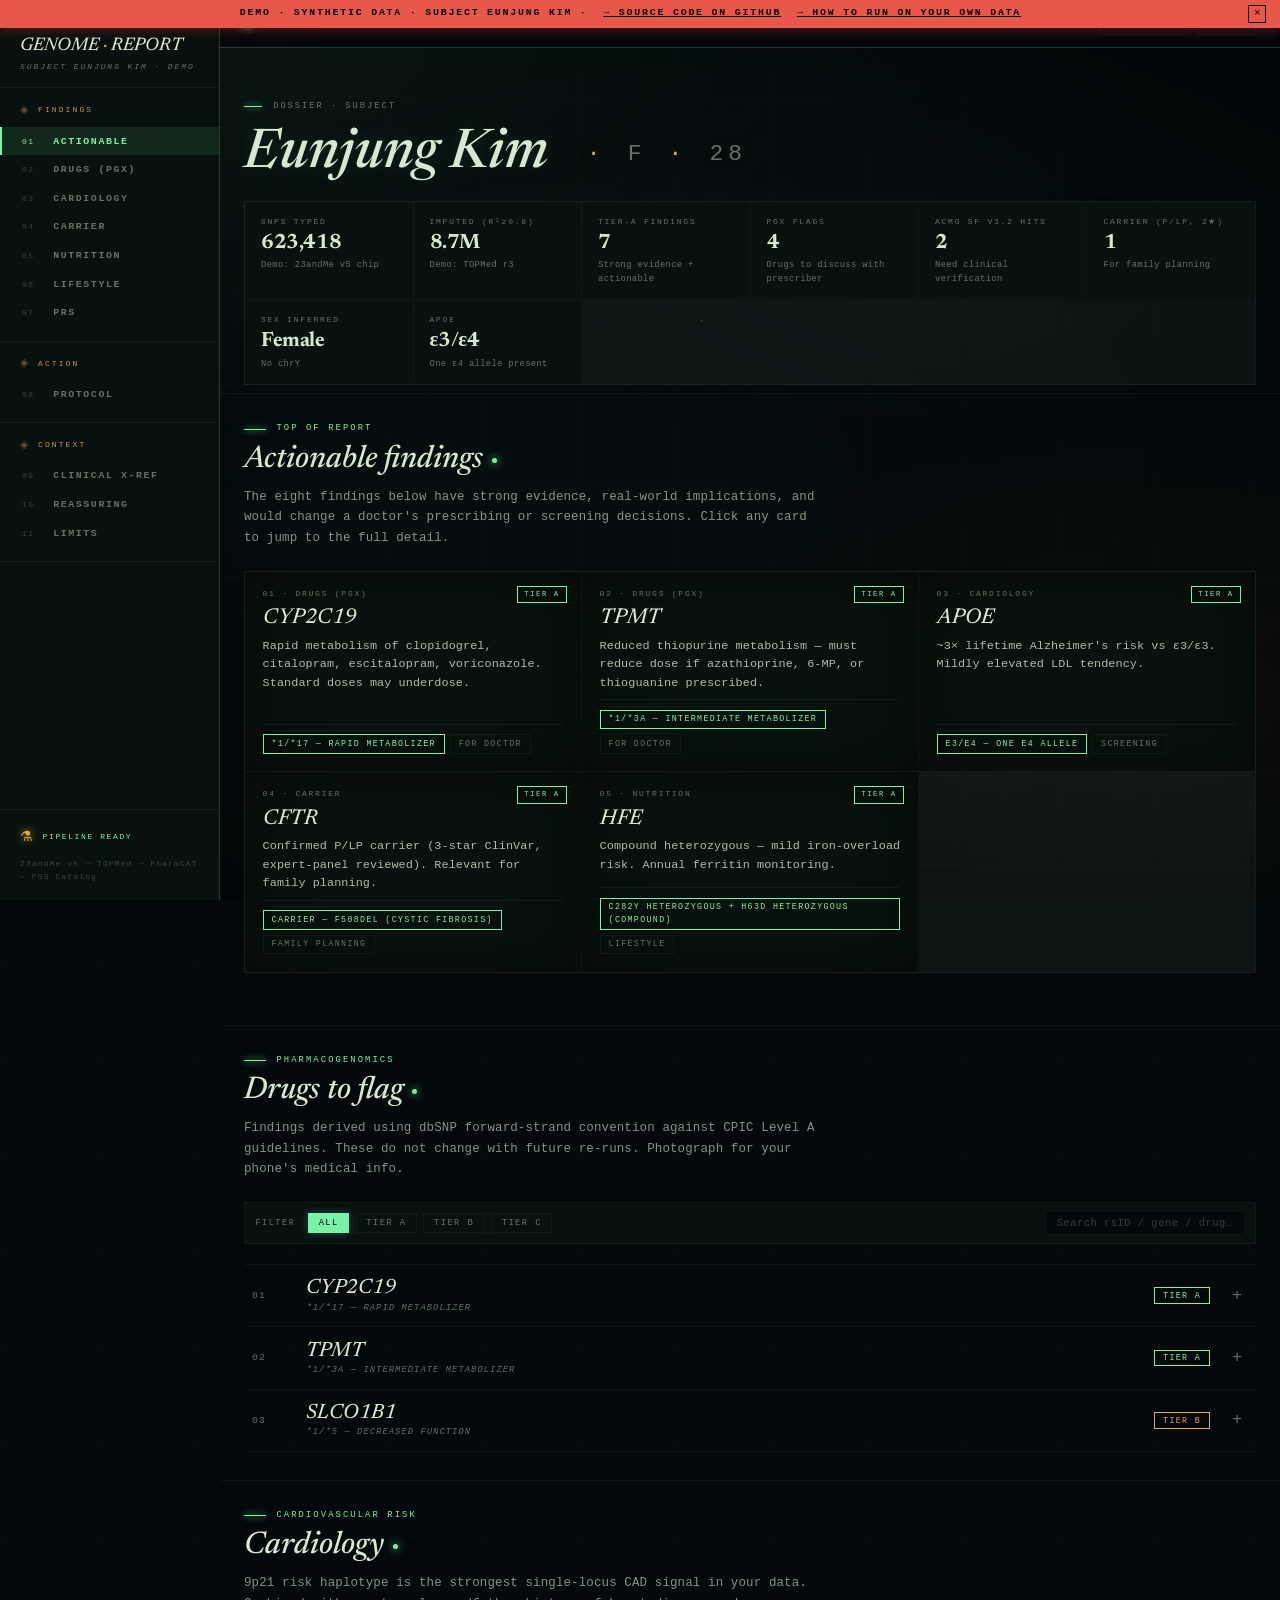
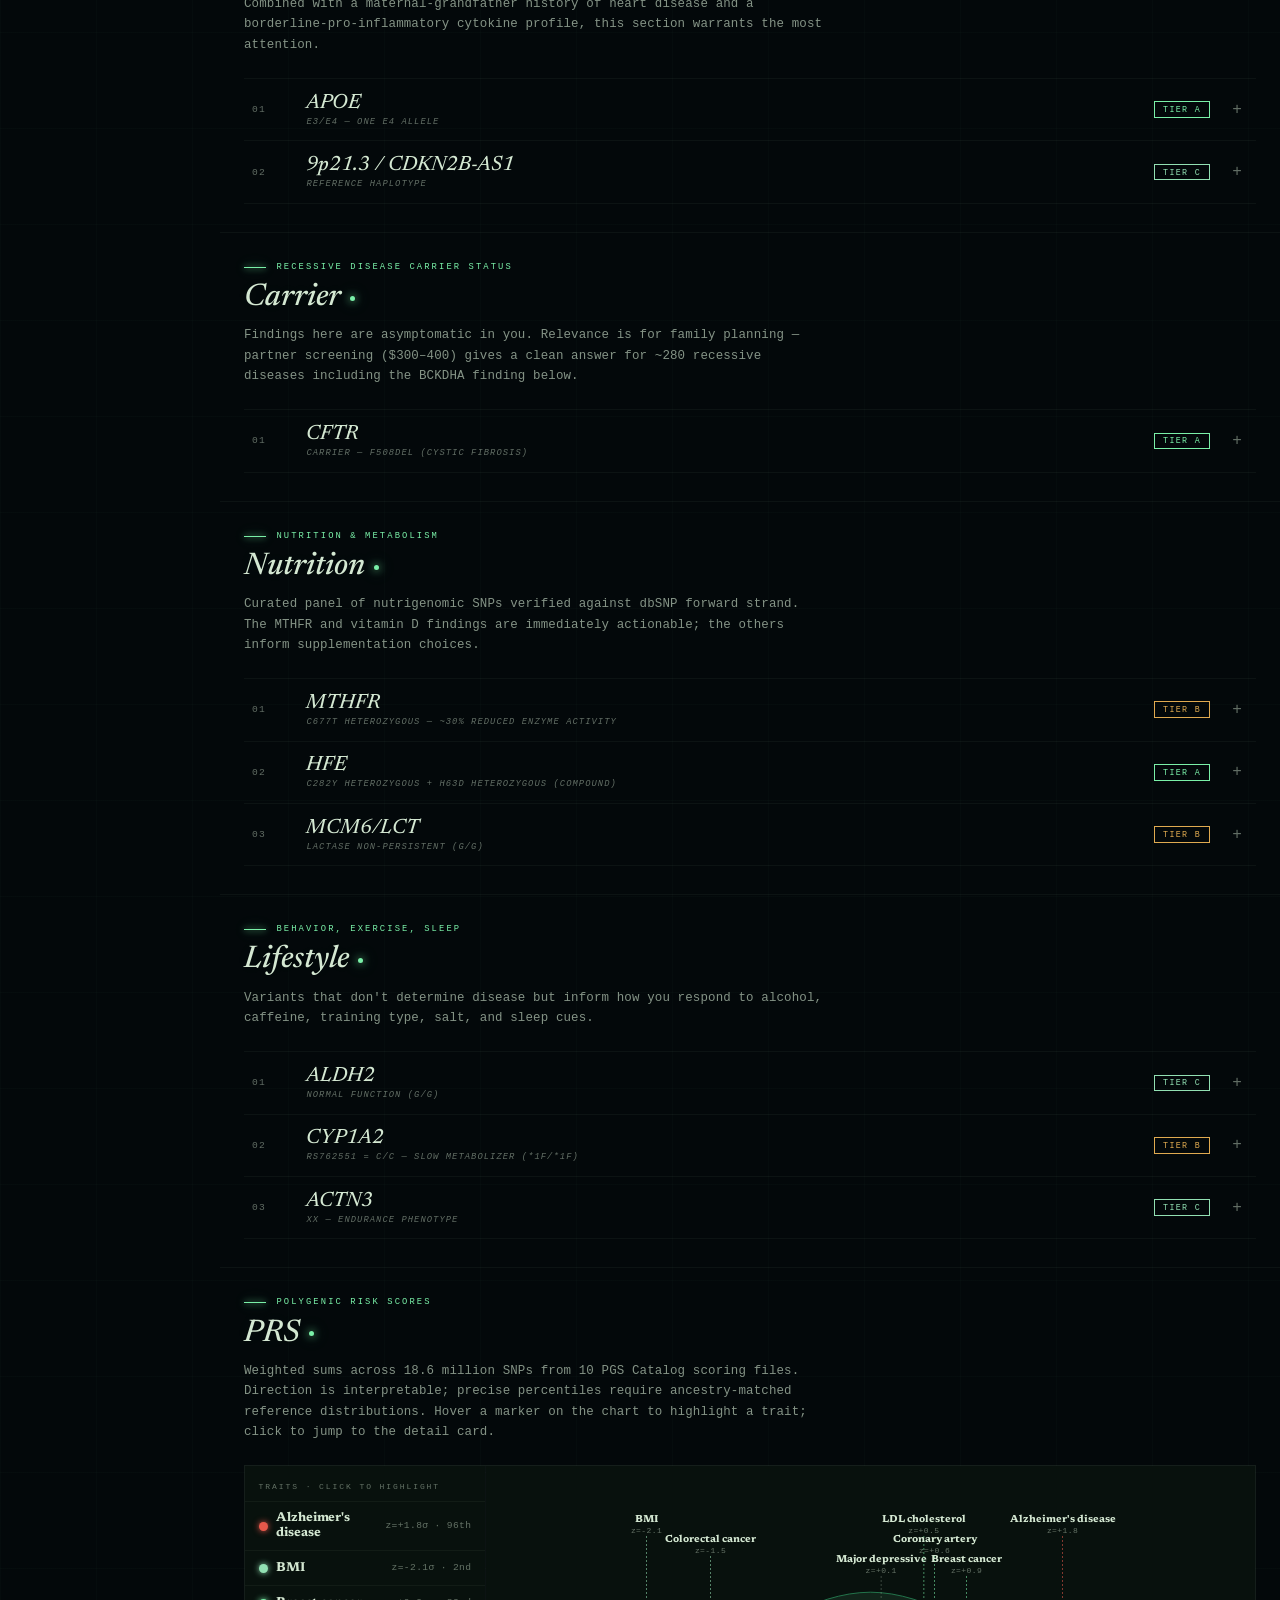
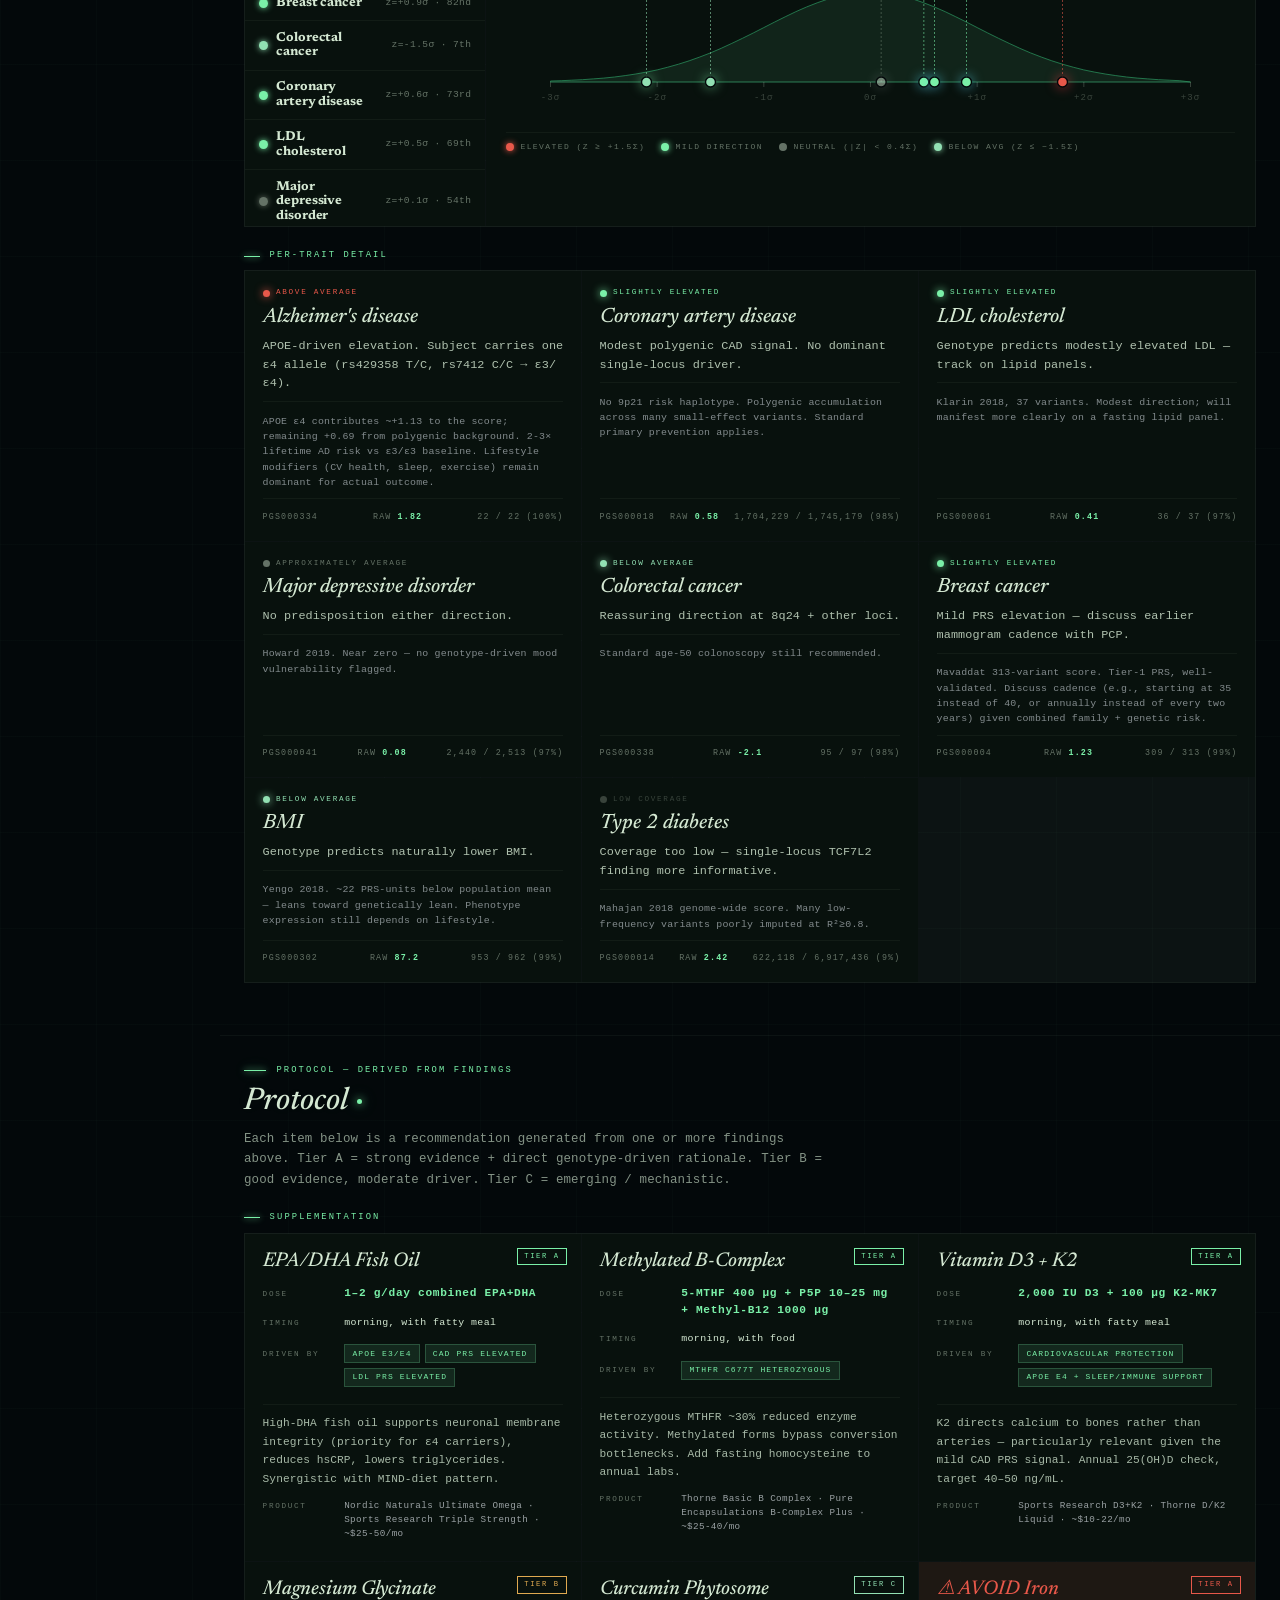
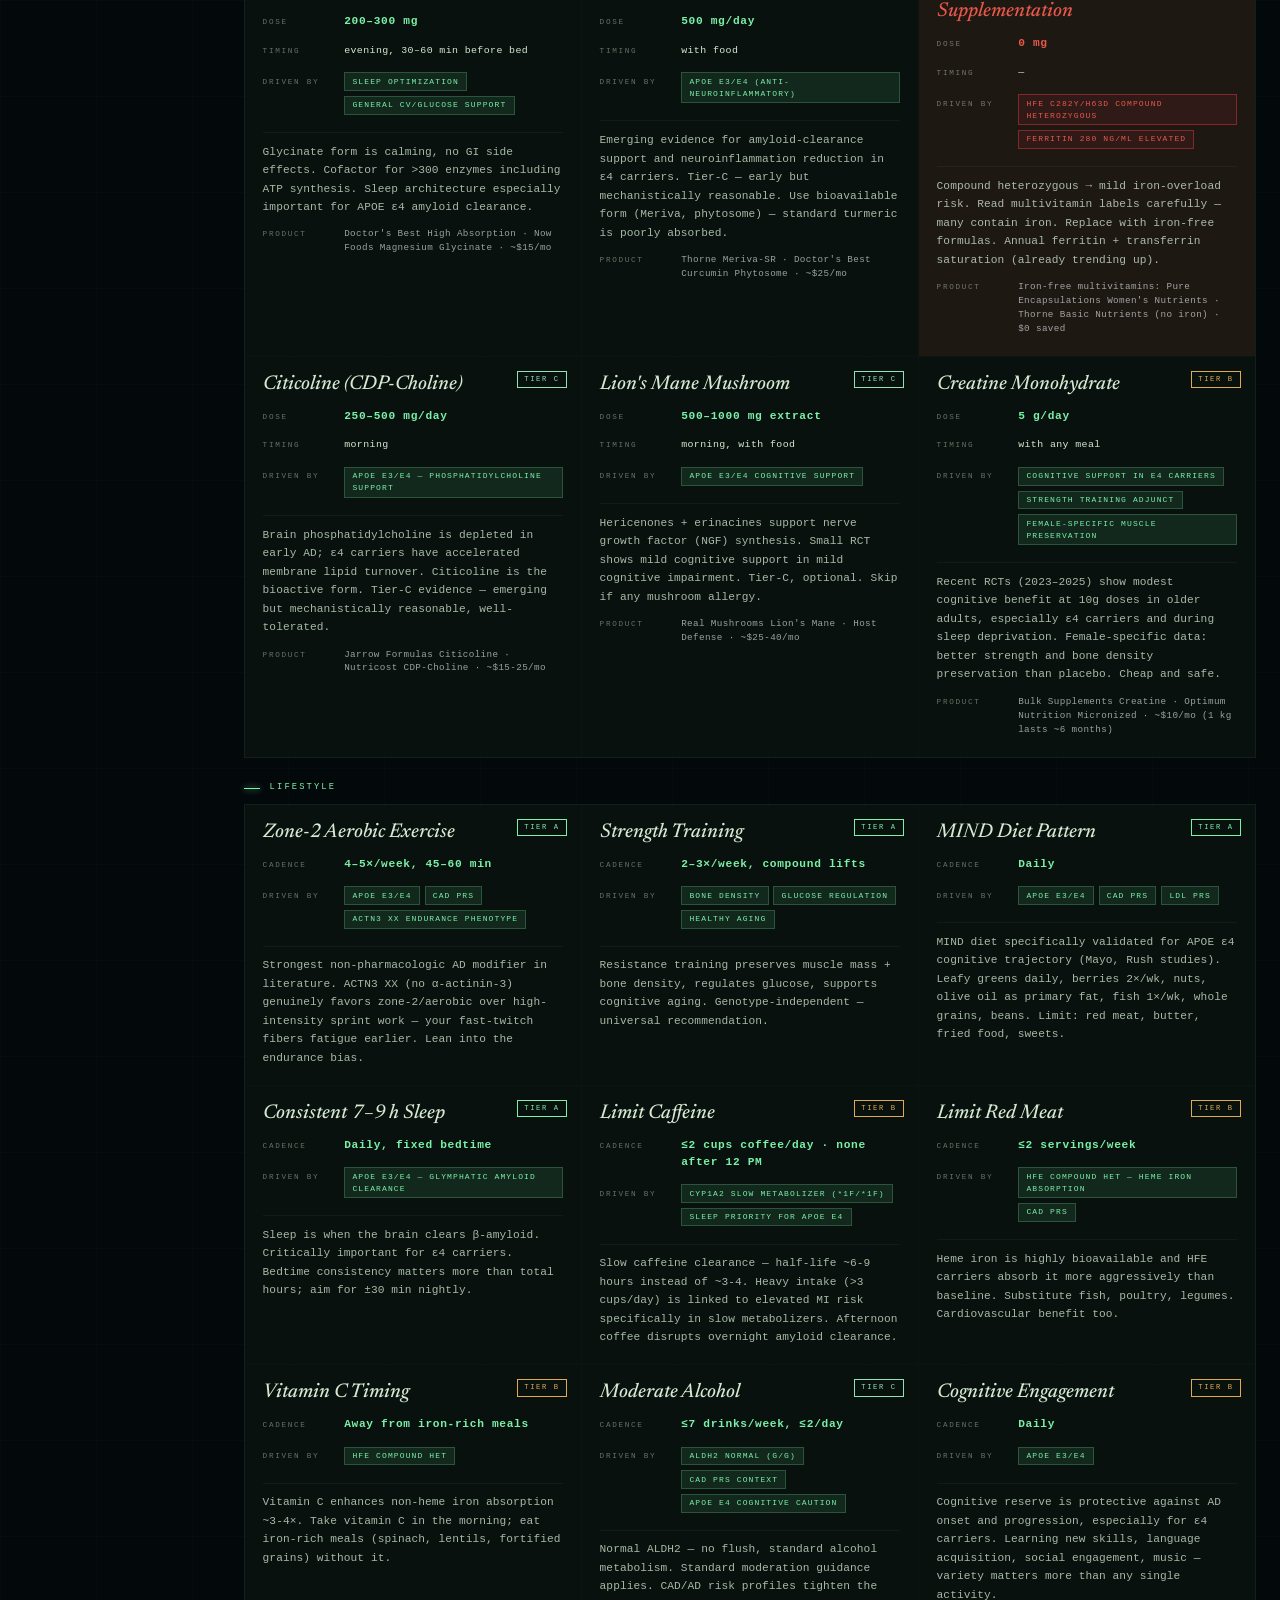
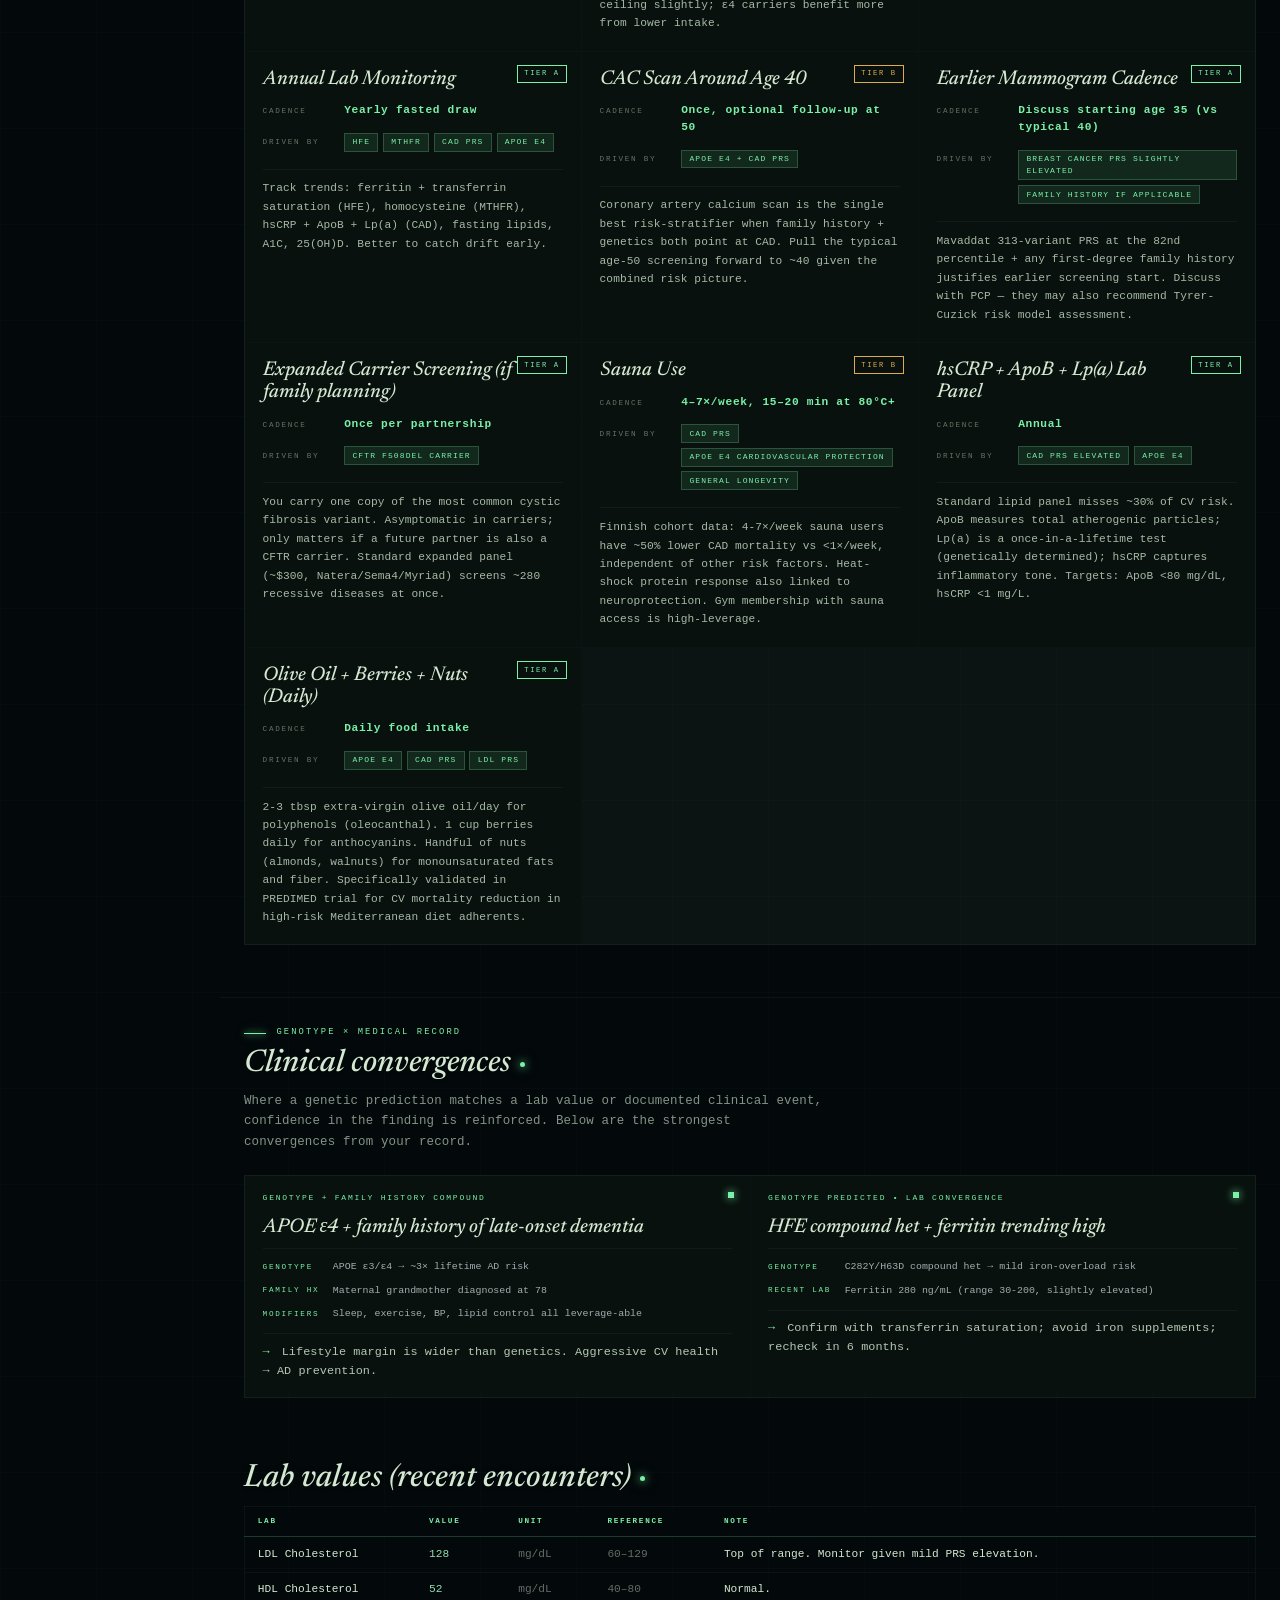
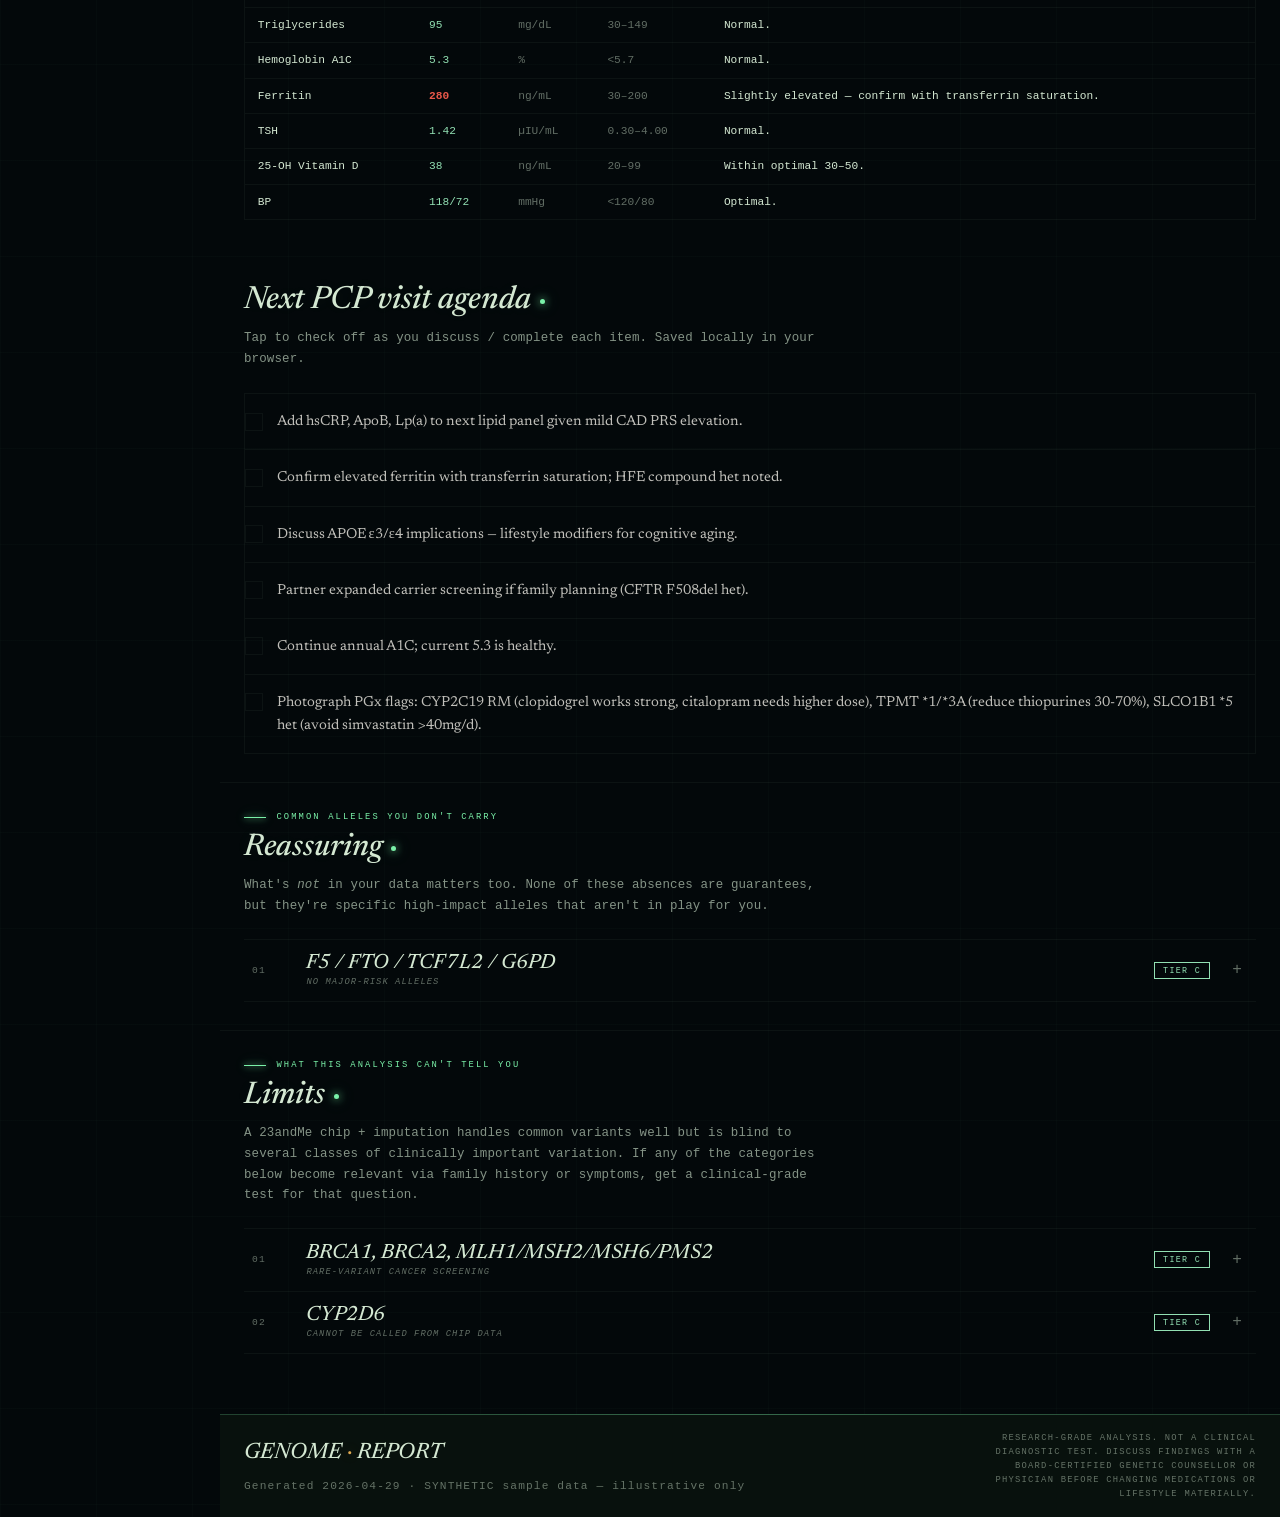
<file: docs/index.html>
<!DOCTYPE html>
<html lang="en">
<head>
  <meta charset="UTF-8" />
  <meta name="viewport" content="width=device-width, initial-scale=1.0" />
  <meta name="description" content="DEMO — Personal genome dashboard sample with synthetic data. Source code at github.com/jlgao2/personal-genome-pipeline" />
  <title>Genome // Report — DEMO</title>

  <style>
    /* Demo banner — sticky strip at the very top, dismiss-able */
    .demo-banner {
      position: fixed;
      top: 0; left: 0; right: 0;
      z-index: 250;
      background: var(--warn);
      color: var(--bg);
      padding: 0.4rem 2.2rem 0.4rem 1rem;
      font-family: var(--font-mono);
      font-size: 0.62rem;
      letter-spacing: 0.18em;
      text-transform: uppercase;
      font-weight: 700;
      text-align: center;
      box-shadow: 0 2px 12px rgba(255, 58, 74, 0.3);
      transition: transform 320ms var(--ease-out-expo), opacity 220ms ease;
    }
    .demo-banner a {
      color: var(--bg);
      text-decoration: underline;
      margin-left: 0.5rem;
    }
    .demo-banner a:hover { color: var(--bg-card); }
    .demo-banner-close {
      position: absolute;
      top: 50%;
      right: 0.85rem;
      transform: translateY(-50%);
      width: 18px; height: 18px;
      background: transparent;
      border: 1px solid var(--bg);
      color: var(--bg);
      cursor: pointer;
      font-family: var(--font-mono);
      font-size: 0.7rem;
      line-height: 1;
      padding: 0;
      display: flex;
      align-items: center;
      justify-content: center;
      transition: background 200ms ease;
    }
    .demo-banner-close:hover { background: var(--bg); color: var(--warn); }

    /* Collapsed state: small persistent indicator chip in upper-right */
    .demo-pill {
      position: fixed;
      top: 8px;
      right: 12px;
      z-index: 250;
      background: var(--warn);
      color: var(--bg);
      font-family: var(--font-mono);
      font-size: 0.55rem;
      letter-spacing: 0.22em;
      text-transform: uppercase;
      font-weight: 700;
      padding: 0.25rem 0.55rem;
      cursor: pointer;
      box-shadow: 0 0 12px rgba(255, 58, 74, 0.5);
      animation: demo-pill-pulse 2.4s ease-in-out infinite;
      border: 1px solid var(--warn);
      transition: transform 200ms ease, box-shadow 200ms ease;
      display: none; /* shown when banner is dismissed */
    }
    .demo-pill:hover { transform: scale(1.08); box-shadow: 0 0 18px rgba(255, 58, 74, 0.75); }
    .demo-pill::before {
      content: '◉';
      margin-right: 0.4em;
      font-size: 0.85em;
    }
    @keyframes demo-pill-pulse {
      0%, 100% { box-shadow: 0 0 12px rgba(255, 58, 74, 0.5); }
      50%      { box-shadow: 0 0 22px rgba(255, 58, 74, 0.85); }
    }

    /* Body padding only when banner visible */
    body { padding-top: 28px; transition: padding-top 320ms var(--ease-out-expo); }

    /* Dismissed state */
    body.demo-dismissed { padding-top: 0; }
    body.demo-dismissed .demo-banner {
      transform: translateY(-100%);
      opacity: 0;
      pointer-events: none;
    }
    body.demo-dismissed .demo-pill { display: block; }
  </style>

  <link href="https://fonts.googleapis.com/css2?family=Newsreader:ital,opsz,wght@0,6..72,400;0,6..72,500;1,6..72,400;1,6..72,500&display=swap" rel="stylesheet" />
  <link href="https://api.fontshare.com/v2/css?f[]=space-grotesk@300,400,500,700&f[]=space-mono@400,700,400i&display=swap" rel="stylesheet" />

  <link rel="stylesheet" href="css/base.css?v=20260430l" />
  <link rel="stylesheet" href="css/layout.css?v=20260430l" />
</head>
<body>

  <!-- Demo banner (dismiss-able) -->
  <div class="demo-banner" id="demo-banner">
    DEMO · SYNTHETIC DATA · SUBJECT EUNJUNG KIM ·
    <a href="https://github.com/jlgao2/personal-genome-pipeline" target="_blank">→ Source code on GitHub</a>
    <a href="howto.html">→ How to run on your own data</a>
    <button class="demo-banner-close" id="demo-banner-close" aria-label="Dismiss demo banner" title="Hide banner (click DEMO chip to bring back)">×</button>
  </div>

  <!-- Persistent corner indicator (shown when banner dismissed) -->
  <button class="demo-pill" id="demo-pill" aria-label="Show demo banner" title="This is synthetic demo data — click to show banner">DEMO</button>

  <script>
    (function () {
      const KEY = 'demo_banner_dismissed';
      const body = document.body;
      const closeBtn = document.getElementById('demo-banner-close');
      const pill     = document.getElementById('demo-pill');
      if (localStorage.getItem(KEY) === '1') body.classList.add('demo-dismissed');
      closeBtn?.addEventListener('click', () => {
        body.classList.add('demo-dismissed');
        localStorage.setItem(KEY, '1');
      });
      pill?.addEventListener('click', () => {
        body.classList.remove('demo-dismissed');
        localStorage.removeItem(KEY);
      });
    })();
  </script>

  <!-- Left rail (sidebar nav) -->
  <aside class="rail">
    <div class="rail-header">
      GENOME<span class="accent"> · </span>REPORT
      <div class="rail-header-sub">SUBJECT EUNJUNG KIM · DEMO</div>
    </div>

    <nav class="rail-section">
      <span class="rail-section-label">Findings</span>
      <ul class="nav-sections">
        <li><button class="nav-btn" data-section="actionable" data-num="01">Actionable</button></li>
        <li><button class="nav-btn" data-section="drugs"      data-num="02">Drugs (PGx)</button></li>
        <li><button class="nav-btn" data-section="cardio"     data-num="03">Cardiology</button></li>
        <li><button class="nav-btn" data-section="carrier"    data-num="04">Carrier</button></li>
        <li><button class="nav-btn" data-section="nutrition"  data-num="05">Nutrition</button></li>
        <li><button class="nav-btn" data-section="lifestyle"  data-num="06">Lifestyle</button></li>
        <li><button class="nav-btn" data-section="prs"        data-num="07">PRS</button></li>
      </ul>
    </nav>

    <nav class="rail-section">
      <span class="rail-section-label">Action</span>
      <ul class="nav-sections">
        <li><button class="nav-btn" data-section="protocol"   data-num="08">Protocol</button></li>
      </ul>
    </nav>

    <nav class="rail-section">
      <span class="rail-section-label">Context</span>
      <ul class="nav-sections">
        <li><button class="nav-btn" data-section="crossref"   data-num="09">Clinical X-ref</button></li>
        <li><button class="nav-btn" data-section="reassuring" data-num="10">Reassuring</button></li>
        <li><button class="nav-btn" data-section="limits"     data-num="11">Limits</button></li>
      </ul>
    </nav>

    <div class="rail-footer">
      <div class="rail-footer-status">PIPELINE READY</div>
      <div>23andMe v5 → TOPMed → PharmCAT → PGS Catalog</div>
    </div>
  </aside>

  <!-- Top bar (subject metadata + actions) -->
  <nav class="site-nav">
    <a class="nav-logo" href="#top">
      <span class="nav-logo-dot" aria-hidden="true"></span>
      DASHBOARD
    </a>
    <div class="nav-meta">
      <span class="nav-meta-item">BUILD <strong>GRCh38</strong></span>
      <span class="nav-meta-item">R² ≥ <strong>0.8</strong></span>
      <span class="nav-meta-item">PHARMCAT <strong>3.2.0</strong></span>
      <span class="nav-meta-item">CLINVAR <strong>2026-04</strong></span>
    </div>
    <div class="nav-actions">
      <button class="nav-action" id="btn-expand">Expand all</button>
      <button class="nav-action" id="btn-print">Print</button>
    </div>
  </nav>

  <main>

  <!-- Subject overview panel -->
  <header class="hero" id="top">
    <p class="hero-eyebrow">DOSSIER · SUBJECT</p>
    <h1 class="hero-title"><span class="hero-name">Eunjung Kim</span><span class="hero-meta"><span class="accent">·</span> F <span class="accent">·</span> 28</span></h1>
    <div class="hero-stats" id="hero-stats"></div>
  </header>

  <!-- Actionable -->
  <section class="section" id="actionable" data-findings-section>
    <p class="section-kicker">Top of report</p>
    <h2 class="section-title">Actionable findings</h2>
    <p class="section-lead">
      The eight findings below have strong evidence, real-world implications, and would
      change a doctor's prescribing or screening decisions. Click any card to jump to the full detail.
    </p>
    <div class="actions-grid" id="actions-grid"></div>
  </section>

  <!-- Drugs -->
  <section class="section" id="drugs" data-findings-section>
    <p class="section-kicker">Pharmacogenomics</p>
    <h2 class="section-title">Drugs to flag</h2>
    <p class="section-lead">
      Findings derived using dbSNP forward-strand convention against CPIC Level A guidelines.
      These do not change with future re-runs. Photograph for your phone's medical info.
    </p>

    <div class="filter-bar">
      <span class="filter-bar-label">Filter</span>
      <button class="filter-chip is-active" data-filter="all">All</button>
      <button class="filter-chip" data-filter="tier" data-value="A">Tier A</button>
      <button class="filter-chip" data-filter="tier" data-value="B">Tier B</button>
      <button class="filter-chip" data-filter="tier" data-value="C">Tier C</button>
      <input type="text" class="search-input" id="search-input" placeholder="Search rsID / gene / drug…" />
    </div>

    <div class="findings-list"></div>
  </section>

  <!-- Cardiology -->
  <section class="section" id="cardio" data-findings-section>
    <p class="section-kicker">Cardiovascular risk</p>
    <h2 class="section-title">Cardiology</h2>
    <p class="section-lead">
      9p21 risk haplotype is the strongest single-locus CAD signal in your data. Combined with
      a maternal-grandfather history of heart disease and a borderline-pro-inflammatory cytokine
      profile, this section warrants the most attention.
    </p>
    <div class="findings-list"></div>
  </section>

  <!-- Carrier -->
  <section class="section" id="carrier" data-findings-section>
    <p class="section-kicker">Recessive disease carrier status</p>
    <h2 class="section-title">Carrier</h2>
    <p class="section-lead">
      Findings here are asymptomatic in you. Relevance is for family planning — partner screening
      ($300–400) gives a clean answer for ~280 recessive diseases including the BCKDHA finding below.
    </p>
    <div class="findings-list"></div>
  </section>

  <!-- Nutrition -->
  <section class="section" id="nutrition" data-findings-section>
    <p class="section-kicker">Nutrition &amp; metabolism</p>
    <h2 class="section-title">Nutrition</h2>
    <p class="section-lead">
      Curated panel of nutrigenomic SNPs verified against dbSNP forward strand. The MTHFR and
      vitamin D findings are immediately actionable; the others inform supplementation choices.
    </p>
    <div class="findings-list"></div>
  </section>

  <!-- Lifestyle -->
  <section class="section" id="lifestyle" data-findings-section>
    <p class="section-kicker">Behavior, exercise, sleep</p>
    <h2 class="section-title">Lifestyle</h2>
    <p class="section-lead">
      Variants that don't determine disease but inform how you respond to alcohol, caffeine,
      training type, salt, and sleep cues.
    </p>
    <div class="findings-list"></div>
  </section>

  <!-- PRS -->
  <section class="section" id="prs">
    <p class="section-kicker">Polygenic risk scores</p>
    <h2 class="section-title">PRS</h2>
    <p class="section-lead">
      Weighted sums across 18.6 million SNPs from 10 PGS Catalog scoring files.
      Direction is interpretable; precise percentiles require ancestry-matched reference
      distributions. Hover a marker on the chart to highlight a trait; click to jump
      to the detail card.
    </p>

    <!-- Combined interactive overview -->
    <div class="prs-overview" id="prs-overview"></div>

    <h3 class="prs-detail-heading">Per-trait detail</h3>
    <div class="prs-grid" id="prs-grid"></div>
  </section>

  <!-- Protocol -->
  <section class="section" id="protocol">
    <p class="section-kicker">Protocol — derived from findings</p>
    <h2 class="section-title">Protocol</h2>
    <p class="section-lead">
      Each item below is a recommendation generated from one or more findings above.
      Tier A = strong evidence + direct genotype-driven rationale. Tier B = good evidence,
      moderate driver. Tier C = emerging / mechanistic.
    </p>

    <h3 class="protocol-subhead">Supplementation</h3>
    <div class="protocol-grid" id="protocol-supplements"></div>

    <h3 class="protocol-subhead">Lifestyle</h3>
    <div class="protocol-grid" id="protocol-lifestyle"></div>
  </section>

  <!-- Cross-reference -->
  <section class="section" id="crossref">
    <p class="section-kicker">Genotype × medical record</p>
    <h2 class="section-title">Clinical convergences</h2>
    <p class="section-lead">
      Where a genetic prediction matches a lab value or documented clinical event, confidence
      in the finding is reinforced. Below are the strongest convergences from your record.
    </p>
    <div class="crossref-grid" id="crossref-grid"></div>

    <h3 class="section-title" style="margin-top: 4rem; font-size: clamp(1.4rem, 3vw, 2rem);">
      Lab values (recent encounters)
    </h3>
    <div style="overflow-x: auto;">
      <table class="labs-table" id="labs-table">
        <thead>
          <tr>
            <th>Lab</th>
            <th>Value</th>
            <th>Unit</th>
            <th>Reference</th>
            <th>Note</th>
          </tr>
        </thead>
        <tbody></tbody>
      </table>
    </div>

    <h3 class="section-title" style="margin-top: 4rem; font-size: clamp(1.4rem, 3vw, 2rem);">
      Next PCP visit agenda
    </h3>
    <p class="section-lead" style="margin-bottom: 1.5rem;">
      Tap to check off as you discuss / complete each item. Saved locally in your browser.
    </p>
    <ul id="pcp-agenda" class="findings-list" style="display: flex; flex-direction: column; gap: 0;"></ul>
    <style>
      #pcp-agenda .check-item {
        display: flex;
        align-items: flex-start;
        gap: 0.85rem;
        padding: 1rem 0;
        border-bottom: 1px solid var(--border);
        cursor: pointer;
        user-select: none;
        transition: opacity 200ms ease;
      }
      #pcp-agenda .check-item:hover { opacity: 0.85; }
      #pcp-agenda .check-box {
        width: 18px; height: 18px;
        border: 1px solid var(--border);
        flex-shrink: 0;
        margin-top: 0.15rem;
        position: relative;
        transition: border-color 250ms ease, background 250ms ease;
      }
      #pcp-agenda .check-box::after {
        content: '';
        position: absolute;
        inset: 3px;
        background: var(--accent);
        opacity: 0;
        transform: scale(0);
        transition: opacity 200ms ease, transform 250ms cubic-bezier(0.34, 1.56, 0.64, 1);
      }
      #pcp-agenda .check-item.is-checked .check-box { border-color: var(--accent); }
      #pcp-agenda .check-item.is-checked .check-box::after { opacity: 1; transform: scale(1); }
      #pcp-agenda .check-item.is-checked .check-label {
        text-decoration: line-through;
        color: var(--fg-dim);
      }
      #pcp-agenda .check-label {
        font-size: 0.9rem;
        line-height: 1.6;
        color: rgba(240,237,230,0.8);
      }
    </style>
  </section>

  <!-- Reassuring -->
  <section class="section" id="reassuring" data-findings-section>
    <p class="section-kicker">Common alleles you don't carry</p>
    <h2 class="section-title">Reassuring</h2>
    <p class="section-lead">
      What's <em>not</em> in your data matters too. None of these absences are guarantees,
      but they're specific high-impact alleles that aren't in play for you.
    </p>
    <div class="findings-list"></div>
  </section>

  <!-- Limits -->
  <section class="section" id="limits" data-findings-section>
    <p class="section-kicker">What this analysis can't tell you</p>
    <h2 class="section-title">Limits</h2>
    <p class="section-lead">
      A 23andMe chip + imputation handles common variants well but is blind to several
      classes of clinically important variation. If any of the categories below become
      relevant via family history or symptoms, get a clinical-grade test for that question.
    </p>
    <div class="findings-list"></div>
  </section>

  </main>

  <!-- Footer -->
  <footer class="site-footer">
    <div class="footer-body">
      <div>
        <p class="footer-eyebrow">GENOME<span class="accent"> · </span>REPORT</p>
        <p id="meta-info" class="u-mono u-dim" style="font-size:0.7rem; margin-top:0.5rem; letter-spacing:0.1em;"></p>
      </div>
      <p class="footer-sub">
        Research-grade analysis. Not a clinical diagnostic test. Discuss findings with a
        board-certified genetic counsellor or physician before changing medications or
        lifestyle materially.
      </p>
    </div>
  </footer>

  <script type="module" src="js/main.js?v=20260430l"></script>
</body>
</html>
</file>
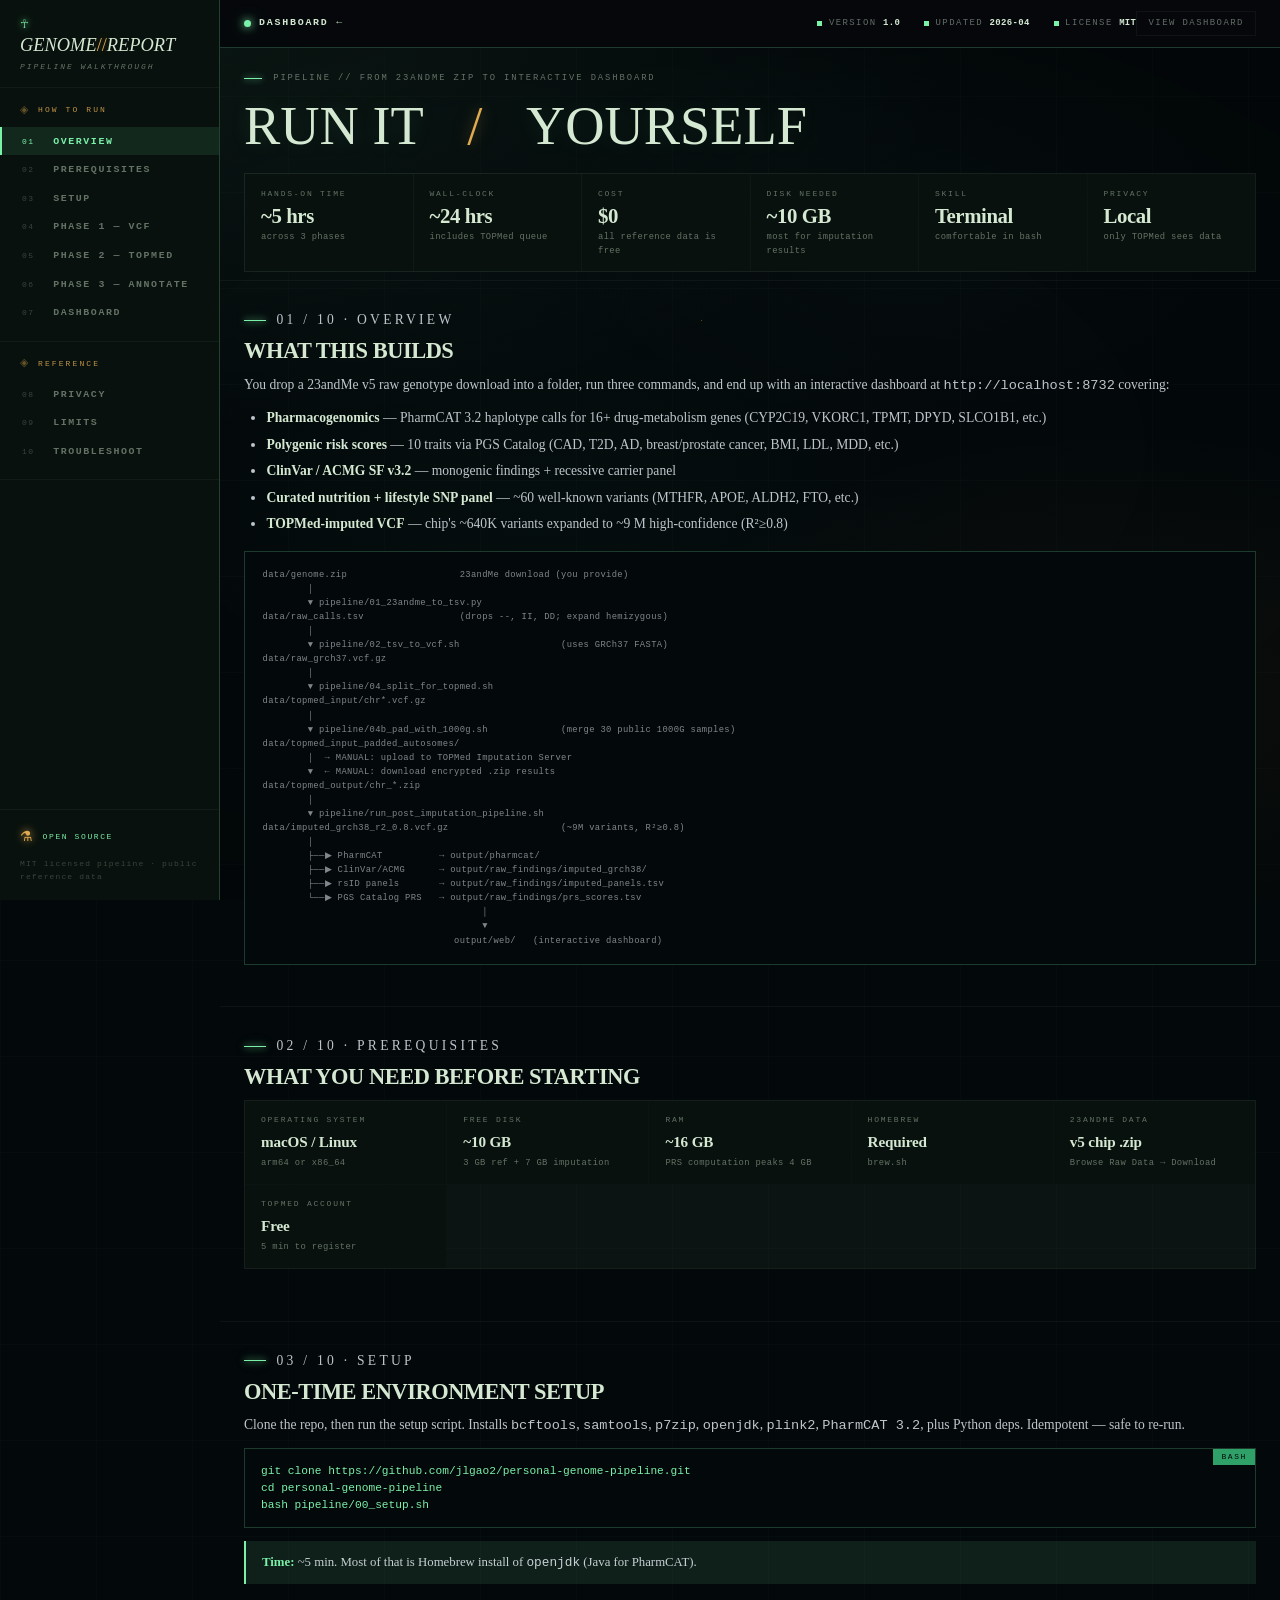
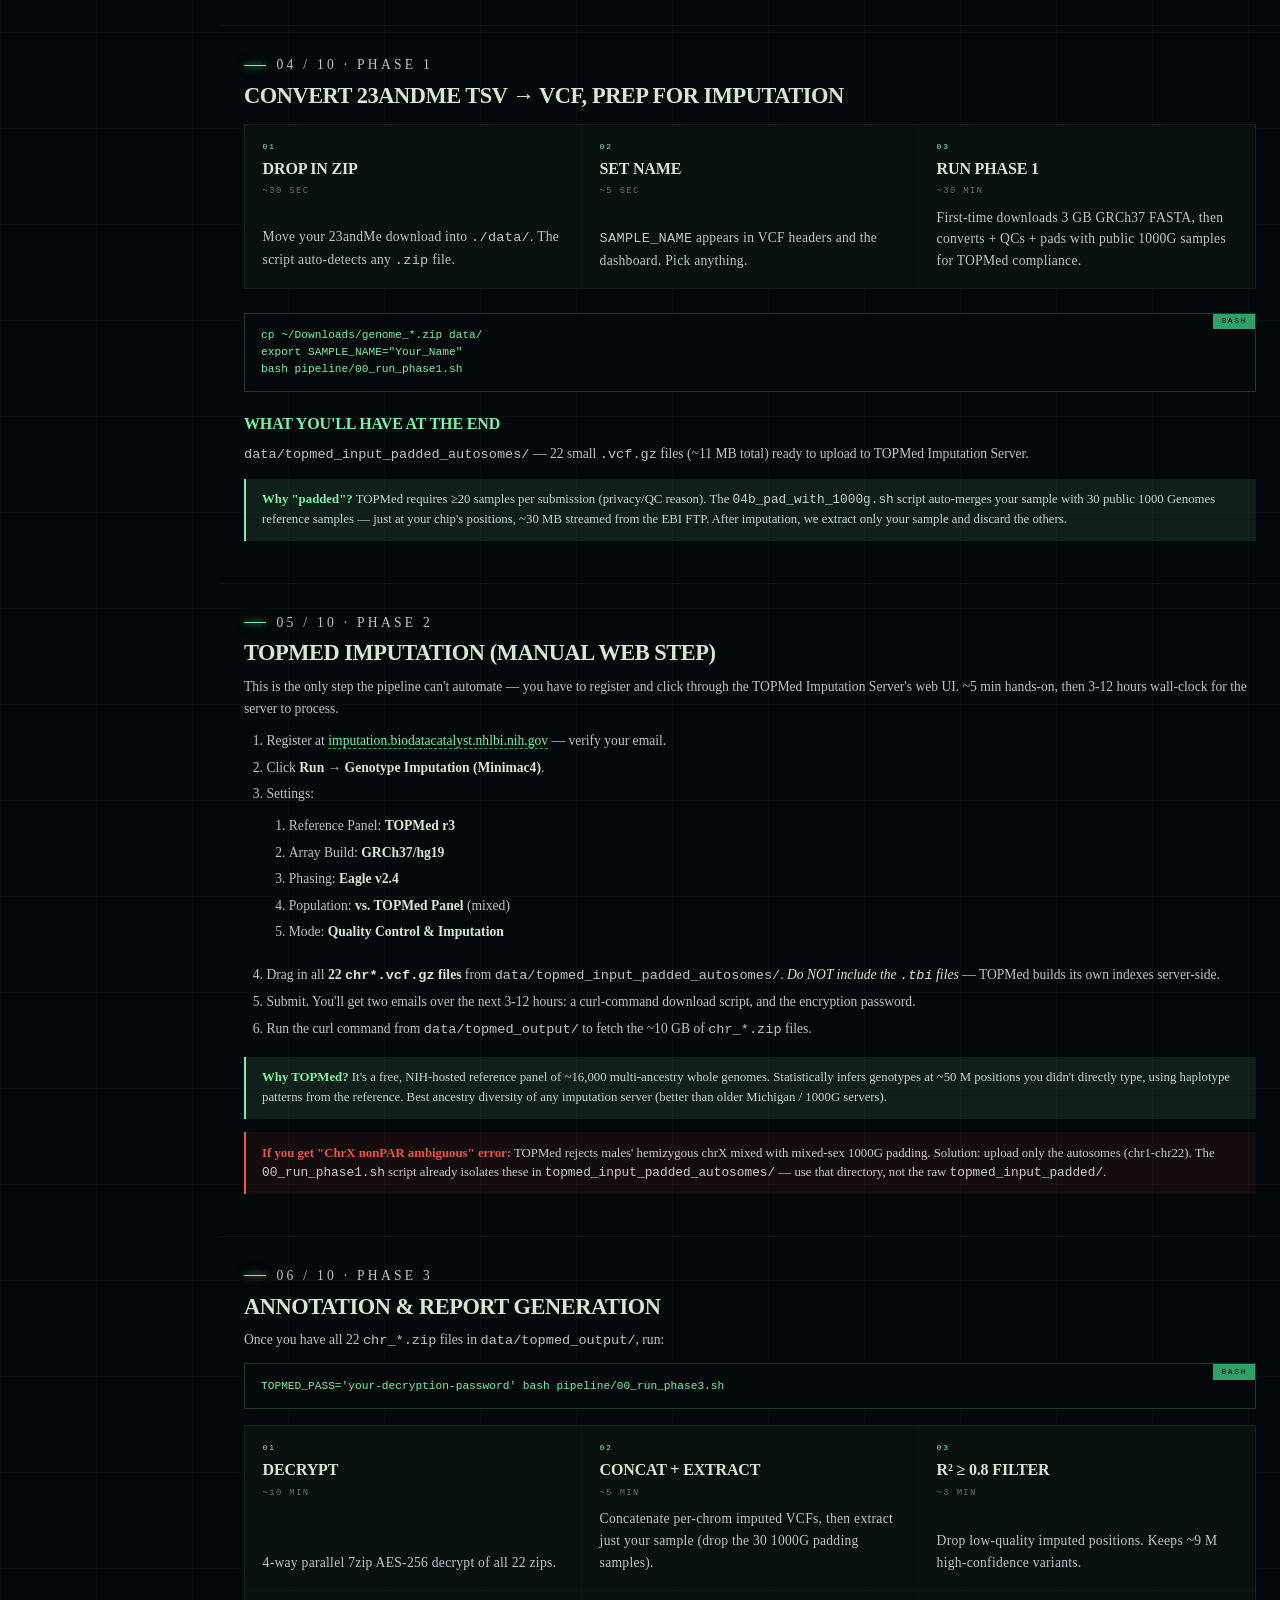
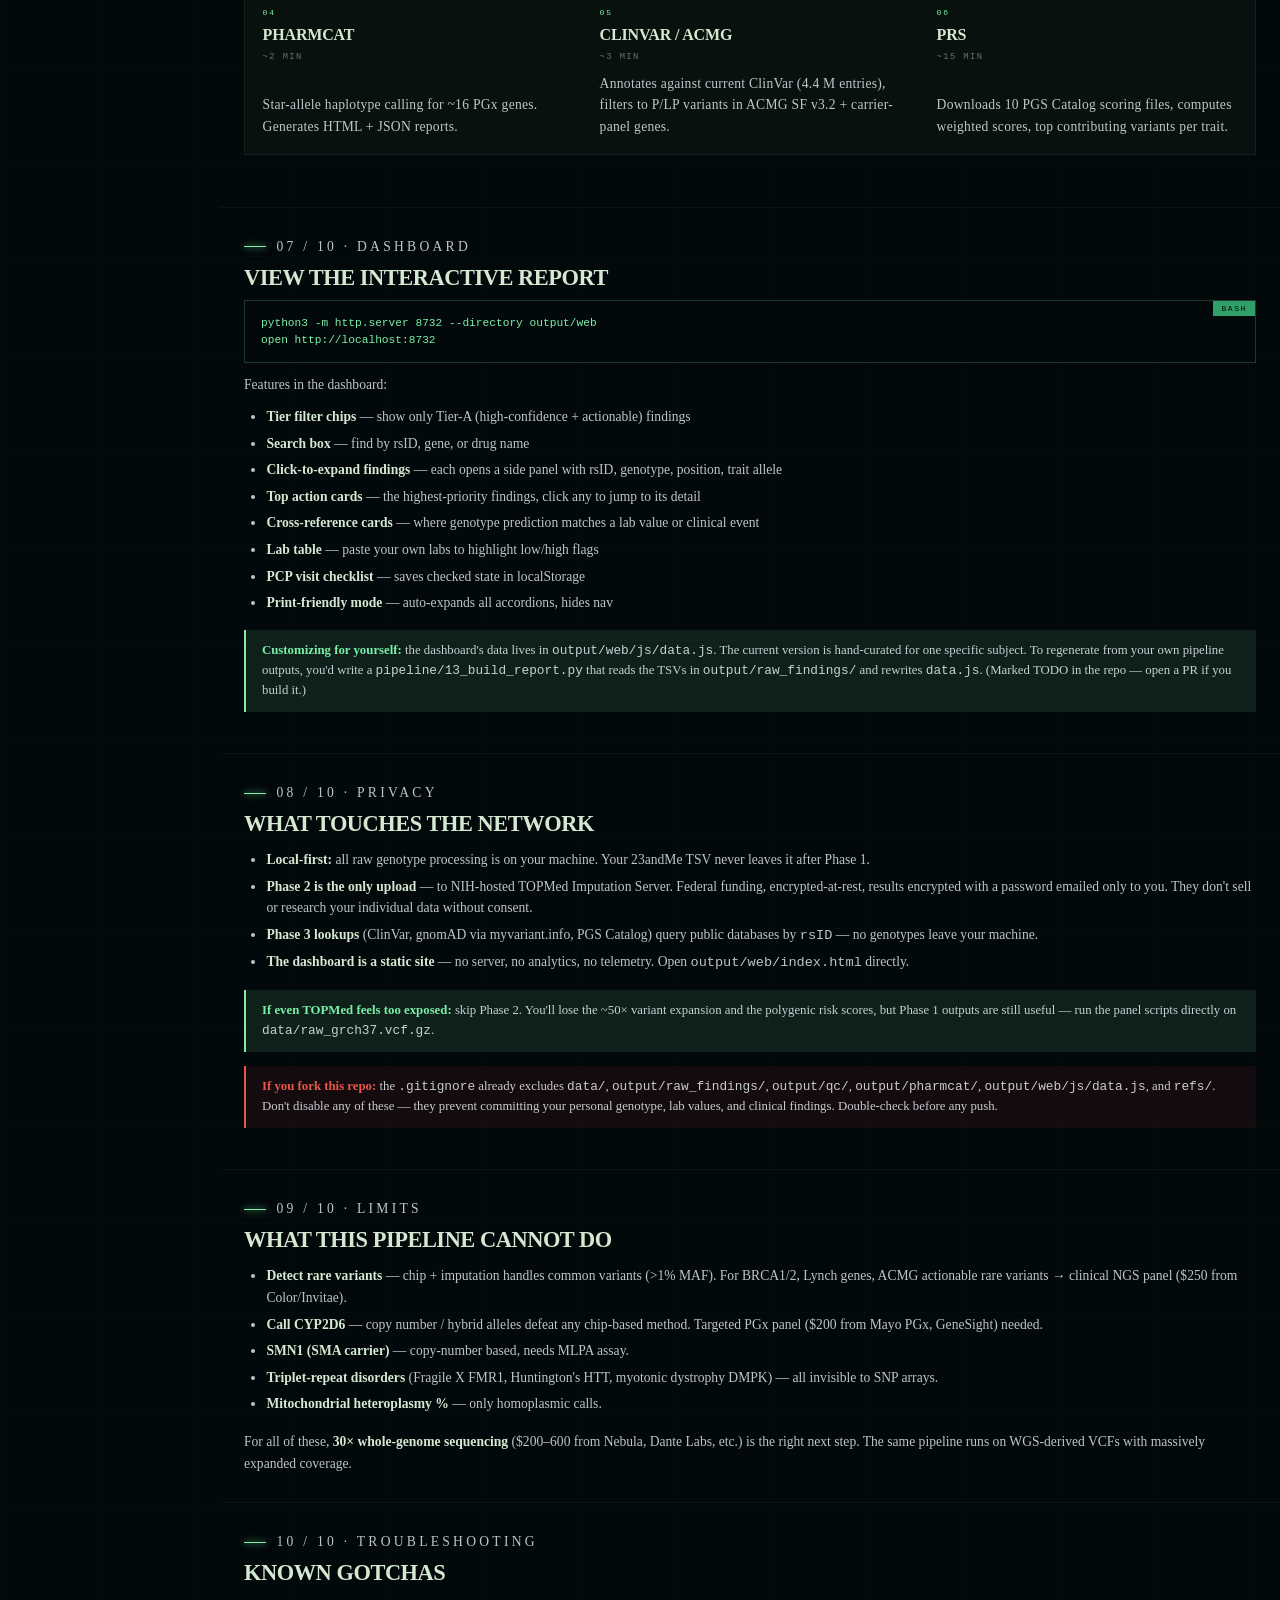
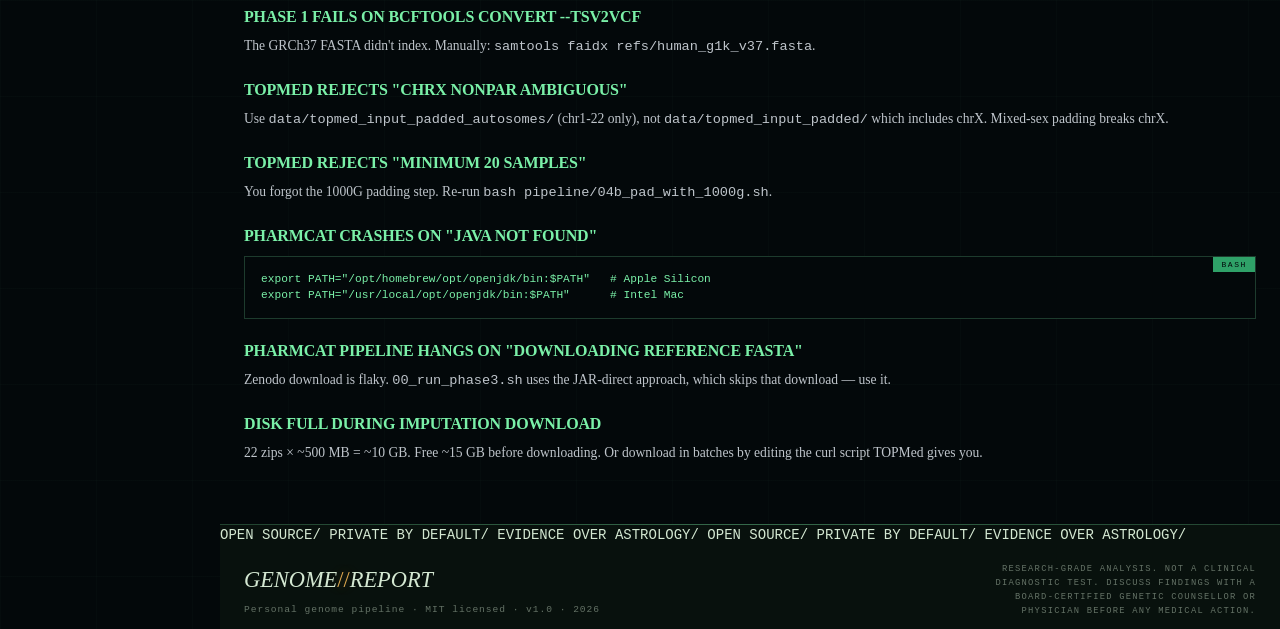
<file: docs/howto.html>
<!DOCTYPE html>
<html lang="en">
<head>
  <meta charset="UTF-8" />
  <meta name="viewport" content="width=device-width, initial-scale=1.0" />
  <meta name="description" content="Personal genome pipeline — step-by-step walkthrough for running it on your own 23andMe data." />
  <meta name="robots" content="noindex, nofollow" />
  <title>Genome // How to Run</title>

  <link href="https://api.fontshare.com/v2/css?f[]=space-grotesk@300,400,500,700&f[]=space-mono@400,700&display=swap" rel="stylesheet" />
  <link rel="stylesheet" href="css/base.css" />
  <link rel="stylesheet" href="css/layout.css" />
  <style>
    /* Howto-specific tweaks */
    .howto-section { padding: 1.75rem 1.5rem; border-top: 1px solid var(--border); }
    .howto-section h2 {
      font-family: var(--font-display);
      font-size: 1.4rem;
      font-weight: 700;
      text-transform: uppercase;
      letter-spacing: -0.02em;
      line-height: 1.05;
      margin-bottom: 0.7rem;
    }
    .howto-section h3 {
      font-family: var(--font-display);
      font-size: 1rem;
      font-weight: 700;
      text-transform: uppercase;
      letter-spacing: -0.01em;
      margin: 1.5rem 0 0.6rem;
      color: var(--accent);
    }
    .howto-section p, .howto-section li {
      font-family: var(--font-display);
      font-size: 0.85rem;
      line-height: 1.6;
      color: rgba(232, 238, 245, 0.82);
    }
    .howto-section ul, .howto-section ol {
      padding-left: 1.4rem;
      margin: 0.5rem 0 0.85rem;
    }
    .howto-section ul li, .howto-section ol li {
      list-style: disc outside;
      padding: 0.15rem 0;
    }
    .howto-section ol li { list-style: decimal outside; }
    .howto-section strong { color: var(--fg); }
    .howto-section em { color: var(--fg); font-style: italic; }
    .howto-section a { color: var(--accent); border-bottom: 1px dashed var(--accent-deep); }
    .howto-section a:hover { color: var(--accent-bright); }

    pre.code-block {
      font-family: var(--font-mono);
      font-size: 0.7rem;
      background: var(--bg);
      border: 1px solid var(--border-accent);
      padding: 0.85rem 1rem;
      margin: 0.7rem 0;
      overflow-x: auto;
      color: var(--accent);
      line-height: 1.5;
      position: relative;
    }
    pre.code-block::before {
      content: 'shell';
      position: absolute;
      top: 0;
      right: 0;
      background: var(--accent-deep);
      color: var(--bg);
      padding: 0.1rem 0.5rem;
      font-size: 0.5rem;
      letter-spacing: 0.2em;
      text-transform: uppercase;
    }
    pre.code-block.lang-bash::before { content: 'bash'; }
    pre.code-block.lang-text::before { content: 'output'; }

    .step-grid {
      display: grid;
      grid-template-columns: repeat(auto-fit, minmax(min(100%, 280px), 1fr));
      gap: 1px;
      background: var(--border);
      border: 1px solid var(--border);
      margin: 1rem 0 1.5rem;
    }
    .step-card {
      background: var(--bg-card);
      padding: 1rem 1.1rem;
      display: flex;
      flex-direction: column;
      gap: 0.5rem;
      position: relative;
    }
    .step-num {
      font-family: var(--font-mono);
      font-size: 0.5rem;
      letter-spacing: 0.22em;
      text-transform: uppercase;
      color: var(--accent);
    }
    .step-title {
      font-family: var(--font-display);
      font-size: 1rem;
      font-weight: 700;
      text-transform: uppercase;
      letter-spacing: -0.01em;
      color: var(--fg);
      line-height: 1.05;
    }
    .step-time {
      font-family: var(--font-mono);
      font-size: 0.55rem;
      letter-spacing: 0.16em;
      text-transform: uppercase;
      color: var(--fg-dim);
    }
    .step-desc {
      font-family: var(--font-mono);
      font-size: 0.62rem;
      line-height: 1.55;
      color: rgba(232, 238, 245, 0.6);
      letter-spacing: 0.02em;
      margin-top: auto;
    }

    .req-grid {
      display: grid;
      grid-template-columns: repeat(auto-fit, minmax(180px, 1fr));
      gap: 1px;
      background: var(--border);
      border: 1px solid var(--border);
      margin: 0.5rem 0 1.5rem;
    }
    .req-card {
      background: var(--bg-card);
      padding: 0.85rem 1rem;
    }
    .req-label {
      font-family: var(--font-mono);
      font-size: 0.5rem;
      letter-spacing: 0.22em;
      text-transform: uppercase;
      color: var(--fg-dim);
      margin-bottom: 0.3rem;
    }
    .req-value {
      font-family: var(--font-display);
      font-size: 0.95rem;
      font-weight: 700;
      letter-spacing: -0.01em;
      color: var(--fg);
    }
    .req-sub {
      font-family: var(--font-mono);
      font-size: 0.55rem;
      color: var(--fg-dim);
      margin-top: 0.2rem;
      letter-spacing: 0.04em;
    }

    .callout {
      border-left: 2px solid var(--accent);
      background: var(--accent-soft);
      padding: 0.7rem 1rem;
      margin: 0.85rem 0;
      font-family: var(--font-display);
      font-size: 0.8rem;
      line-height: 1.55;
      color: rgba(232, 238, 245, 0.85);
    }
    .callout.callout-warn {
      border-left-color: var(--warn);
      background: rgba(255, 58, 74, 0.07);
    }
    .callout strong { color: var(--accent); }
    .callout.callout-warn strong { color: var(--warn); }

    .pipeline-flow {
      font-family: var(--font-mono);
      font-size: 0.55rem;
      line-height: 1.6;
      color: rgba(232, 238, 245, 0.55);
      letter-spacing: 0.04em;
      background: var(--bg);
      border: 1px solid var(--border-accent);
      padding: 1rem 1.1rem;
      overflow-x: auto;
      white-space: pre;
      margin: 0.85rem 0;
    }
  </style>
</head>
<body>

  <!-- Left rail -->
  <aside class="rail">
    <div class="rail-header">
      GENOME<span class="accent">//</span>REPORT
      <div class="rail-header-sub">PIPELINE WALKTHROUGH</div>
    </div>

    <nav class="rail-section">
      <span class="rail-section-label">How to run</span>
      <ul class="nav-sections">
        <li><button class="nav-btn" data-section="overview"  data-num="01">Overview</button></li>
        <li><button class="nav-btn" data-section="prereqs"   data-num="02">Prerequisites</button></li>
        <li><button class="nav-btn" data-section="setup"     data-num="03">Setup</button></li>
        <li><button class="nav-btn" data-section="phase1"    data-num="04">Phase 1 — VCF</button></li>
        <li><button class="nav-btn" data-section="phase2"    data-num="05">Phase 2 — TOPMed</button></li>
        <li><button class="nav-btn" data-section="phase3"    data-num="06">Phase 3 — Annotate</button></li>
        <li><button class="nav-btn" data-section="dashboard" data-num="07">Dashboard</button></li>
      </ul>
    </nav>

    <nav class="rail-section">
      <span class="rail-section-label">Reference</span>
      <ul class="nav-sections">
        <li><button class="nav-btn" data-section="privacy"   data-num="08">Privacy</button></li>
        <li><button class="nav-btn" data-section="limits"    data-num="09">Limits</button></li>
        <li><button class="nav-btn" data-section="troubleshoot" data-num="10">Troubleshoot</button></li>
      </ul>
    </nav>

    <div class="rail-footer">
      <div class="rail-footer-status">OPEN SOURCE</div>
      <div>MIT licensed pipeline · public reference data</div>
    </div>
  </aside>

  <!-- Top bar -->
  <nav class="site-nav">
    <a class="nav-logo" href="index.html">
      <span class="nav-logo-dot" aria-hidden="true"></span>
      DASHBOARD ←
    </a>
    <div class="nav-meta">
      <span class="nav-meta-item">VERSION <strong>1.0</strong></span>
      <span class="nav-meta-item">UPDATED <strong>2026-04</strong></span>
      <span class="nav-meta-item">LICENSE <strong>MIT</strong></span>
    </div>
    <div class="nav-actions">
      <a class="nav-action" href="index.html">View dashboard</a>
    </div>
  </nav>

  <main>

  <!-- HERO -->
  <header class="hero">
    <p class="hero-eyebrow">PIPELINE // FROM 23ANDME ZIP TO INTERACTIVE DASHBOARD</p>
    <h1 class="hero-title">RUN IT <span class="accent">/</span> YOURSELF</h1>
    <div class="hero-stats">
      <div class="hero-stat">
        <div class="hero-stat-label">Hands-on time</div>
        <div class="hero-stat-value">~5 hrs</div>
        <div class="hero-stat-sub">across 3 phases</div>
      </div>
      <div class="hero-stat">
        <div class="hero-stat-label">Wall-clock</div>
        <div class="hero-stat-value">~24 hrs</div>
        <div class="hero-stat-sub">includes TOPMed queue</div>
      </div>
      <div class="hero-stat">
        <div class="hero-stat-label">Cost</div>
        <div class="hero-stat-value">$0</div>
        <div class="hero-stat-sub">all reference data is free</div>
      </div>
      <div class="hero-stat">
        <div class="hero-stat-label">Disk needed</div>
        <div class="hero-stat-value">~10 GB</div>
        <div class="hero-stat-sub">most for imputation results</div>
      </div>
      <div class="hero-stat">
        <div class="hero-stat-label">Skill</div>
        <div class="hero-stat-value">Terminal</div>
        <div class="hero-stat-sub">comfortable in bash</div>
      </div>
      <div class="hero-stat">
        <div class="hero-stat-label">Privacy</div>
        <div class="hero-stat-value">Local</div>
        <div class="hero-stat-sub">only TOPMed sees data</div>
      </div>
    </div>
  </header>

  <!-- OVERVIEW -->
  <section class="howto-section" id="overview">
    <p class="section-kicker">01 / 10 · Overview</p>
    <h2>What this builds</h2>
    <p>You drop a 23andMe v5 raw genotype download into a folder, run three commands, and end up with an interactive dashboard at <code>http://localhost:8732</code> covering:</p>
    <ul>
      <li><strong>Pharmacogenomics</strong> — PharmCAT 3.2 haplotype calls for 16+ drug-metabolism genes (CYP2C19, VKORC1, TPMT, DPYD, SLCO1B1, etc.)</li>
      <li><strong>Polygenic risk scores</strong> — 10 traits via PGS Catalog (CAD, T2D, AD, breast/prostate cancer, BMI, LDL, MDD, etc.)</li>
      <li><strong>ClinVar / ACMG SF v3.2</strong> — monogenic findings + recessive carrier panel</li>
      <li><strong>Curated nutrition + lifestyle SNP panel</strong> — ~60 well-known variants (MTHFR, APOE, ALDH2, FTO, etc.)</li>
      <li><strong>TOPMed-imputed VCF</strong> — chip's ~640K variants expanded to ~9 M high-confidence (R²≥0.8)</li>
    </ul>

    <div class="pipeline-flow">data/genome.zip                    23andMe download (you provide)
        │
        ▼ pipeline/01_23andme_to_tsv.py
data/raw_calls.tsv                 (drops --, II, DD; expand hemizygous)
        │
        ▼ pipeline/02_tsv_to_vcf.sh                  (uses GRCh37 FASTA)
data/raw_grch37.vcf.gz
        │
        ▼ pipeline/04_split_for_topmed.sh
data/topmed_input/chr*.vcf.gz
        │
        ▼ pipeline/04b_pad_with_1000g.sh             (merge 30 public 1000G samples)
data/topmed_input_padded_autosomes/
        │  → MANUAL: upload to TOPMed Imputation Server
        ▼  ← MANUAL: download encrypted .zip results
data/topmed_output/chr_*.zip
        │
        ▼ pipeline/run_post_imputation_pipeline.sh
data/imputed_grch38_r2_0.8.vcf.gz                    (~9M variants, R²≥0.8)
        │
        ├──▶ PharmCAT          → output/pharmcat/
        ├──▶ ClinVar/ACMG      → output/raw_findings/imputed_grch38/
        ├──▶ rsID panels       → output/raw_findings/imputed_panels.tsv
        └──▶ PGS Catalog PRS   → output/raw_findings/prs_scores.tsv
                                       │
                                       ▼
                                  output/web/   (interactive dashboard)
</div>
  </section>

  <!-- PREREQS -->
  <section class="howto-section" id="prereqs">
    <p class="section-kicker">02 / 10 · Prerequisites</p>
    <h2>What you need before starting</h2>
    <div class="req-grid">
      <div class="req-card">
        <div class="req-label">Operating system</div>
        <div class="req-value">macOS / Linux</div>
        <div class="req-sub">arm64 or x86_64</div>
      </div>
      <div class="req-card">
        <div class="req-label">Free disk</div>
        <div class="req-value">~10 GB</div>
        <div class="req-sub">3 GB ref + 7 GB imputation</div>
      </div>
      <div class="req-card">
        <div class="req-label">RAM</div>
        <div class="req-value">~16 GB</div>
        <div class="req-sub">PRS computation peaks 4 GB</div>
      </div>
      <div class="req-card">
        <div class="req-label">Homebrew</div>
        <div class="req-value">Required</div>
        <div class="req-sub">brew.sh</div>
      </div>
      <div class="req-card">
        <div class="req-label">23andMe data</div>
        <div class="req-value">v5 chip .zip</div>
        <div class="req-sub">Browse Raw Data → Download</div>
      </div>
      <div class="req-card">
        <div class="req-label">TOPMed account</div>
        <div class="req-value">Free</div>
        <div class="req-sub">5 min to register</div>
      </div>
    </div>
  </section>

  <!-- SETUP -->
  <section class="howto-section" id="setup">
    <p class="section-kicker">03 / 10 · Setup</p>
    <h2>One-time environment setup</h2>
    <p>Clone the repo, then run the setup script. Installs <code>bcftools</code>, <code>samtools</code>, <code>p7zip</code>, <code>openjdk</code>, <code>plink2</code>, <code>PharmCAT 3.2</code>, plus Python deps. Idempotent — safe to re-run.</p>
    <pre class="code-block lang-bash">git clone https://github.com/jlgao2/personal-genome-pipeline.git
cd personal-genome-pipeline
bash pipeline/00_setup.sh</pre>

    <div class="callout">
      <strong>Time:</strong> ~5 min. Most of that is Homebrew install of <code>openjdk</code> (Java for PharmCAT).
    </div>
  </section>

  <!-- PHASE 1 -->
  <section class="howto-section" id="phase1">
    <p class="section-kicker">04 / 10 · Phase 1</p>
    <h2>Convert 23andMe TSV → VCF, prep for imputation</h2>
    <div class="step-grid">
      <div class="step-card">
        <span class="step-num">01</span>
        <div class="step-title">Drop in zip</div>
        <span class="step-time">~30 sec</span>
        <p class="step-desc">Move your 23andMe download into <code>./data/</code>. The script auto-detects any <code>.zip</code> file.</p>
      </div>
      <div class="step-card">
        <span class="step-num">02</span>
        <div class="step-title">Set name</div>
        <span class="step-time">~5 sec</span>
        <p class="step-desc"><code>SAMPLE_NAME</code> appears in VCF headers and the dashboard. Pick anything.</p>
      </div>
      <div class="step-card">
        <span class="step-num">03</span>
        <div class="step-title">Run phase 1</div>
        <span class="step-time">~30 min</span>
        <p class="step-desc">First-time downloads 3 GB GRCh37 FASTA, then converts + QCs + pads with public 1000G samples for TOPMed compliance.</p>
      </div>
    </div>

    <pre class="code-block lang-bash">cp ~/Downloads/genome_*.zip data/
export SAMPLE_NAME="Your_Name"
bash pipeline/00_run_phase1.sh</pre>

    <h3>What you'll have at the end</h3>
    <p><code>data/topmed_input_padded_autosomes/</code> — 22 small <code>.vcf.gz</code> files (~11 MB total) ready to upload to TOPMed Imputation Server.</p>

    <div class="callout">
      <strong>Why "padded"?</strong> TOPMed requires ≥20 samples per submission (privacy/QC reason). The <code>04b_pad_with_1000g.sh</code> script auto-merges your sample with 30 public 1000 Genomes reference samples — just at your chip's positions, ~30 MB streamed from the EBI FTP. After imputation, we extract only your sample and discard the others.
    </div>
  </section>

  <!-- PHASE 2 -->
  <section class="howto-section" id="phase2">
    <p class="section-kicker">05 / 10 · Phase 2</p>
    <h2>TOPMed imputation (manual web step)</h2>
    <p>This is the only step the pipeline can't automate — you have to register and click through the TOPMed Imputation Server's web UI. ~5 min hands-on, then 3-12 hours wall-clock for the server to process.</p>

    <ol>
      <li>Register at <a href="https://imputation.biodatacatalyst.nhlbi.nih.gov/" target="_blank">imputation.biodatacatalyst.nhlbi.nih.gov</a> — verify your email.</li>
      <li>Click <strong>Run</strong> → <strong>Genotype Imputation (Minimac4)</strong>.</li>
      <li>Settings:
        <ul>
          <li>Reference Panel: <strong>TOPMed r3</strong></li>
          <li>Array Build: <strong>GRCh37/hg19</strong></li>
          <li>Phasing: <strong>Eagle v2.4</strong></li>
          <li>Population: <strong>vs. TOPMed Panel</strong> (mixed)</li>
          <li>Mode: <strong>Quality Control &amp; Imputation</strong></li>
        </ul>
      </li>
      <li>Drag in all <strong>22 <code>chr*.vcf.gz</code> files</strong> from <code>data/topmed_input_padded_autosomes/</code>. <em>Do NOT include the <code>.tbi</code> files</em> — TOPMed builds its own indexes server-side.</li>
      <li>Submit. You'll get two emails over the next 3-12 hours: a curl-command download script, and the encryption password.</li>
      <li>Run the curl command from <code>data/topmed_output/</code> to fetch the ~10 GB of <code>chr_*.zip</code> files.</li>
    </ol>

    <div class="callout">
      <strong>Why TOPMed?</strong> It's a free, NIH-hosted reference panel of ~16,000 multi-ancestry whole genomes. Statistically infers genotypes at ~50 M positions you didn't directly type, using haplotype patterns from the reference. Best ancestry diversity of any imputation server (better than older Michigan / 1000G servers).
    </div>

    <div class="callout callout-warn">
      <strong>If you get "ChrX nonPAR ambiguous" error:</strong> TOPMed rejects males' hemizygous chrX mixed with mixed-sex 1000G padding. Solution: upload only the autosomes (chr1-chr22). The <code>00_run_phase1.sh</code> script already isolates these in <code>topmed_input_padded_autosomes/</code> — use that directory, not the raw <code>topmed_input_padded/</code>.
    </div>
  </section>

  <!-- PHASE 3 -->
  <section class="howto-section" id="phase3">
    <p class="section-kicker">06 / 10 · Phase 3</p>
    <h2>Annotation &amp; report generation</h2>
    <p>Once you have all 22 <code>chr_*.zip</code> files in <code>data/topmed_output/</code>, run:</p>

    <pre class="code-block lang-bash">TOPMED_PASS='your-decryption-password' bash pipeline/00_run_phase3.sh</pre>

    <div class="step-grid">
      <div class="step-card">
        <span class="step-num">01</span>
        <div class="step-title">Decrypt</div>
        <span class="step-time">~10 min</span>
        <p class="step-desc">4-way parallel 7zip AES-256 decrypt of all 22 zips.</p>
      </div>
      <div class="step-card">
        <span class="step-num">02</span>
        <div class="step-title">Concat + extract</div>
        <span class="step-time">~5 min</span>
        <p class="step-desc">Concatenate per-chrom imputed VCFs, then extract just your sample (drop the 30 1000G padding samples).</p>
      </div>
      <div class="step-card">
        <span class="step-num">03</span>
        <div class="step-title">R² ≥ 0.8 filter</div>
        <span class="step-time">~3 min</span>
        <p class="step-desc">Drop low-quality imputed positions. Keeps ~9 M high-confidence variants.</p>
      </div>
      <div class="step-card">
        <span class="step-num">04</span>
        <div class="step-title">PharmCAT</div>
        <span class="step-time">~2 min</span>
        <p class="step-desc">Star-allele haplotype calling for ~16 PGx genes. Generates HTML + JSON reports.</p>
      </div>
      <div class="step-card">
        <span class="step-num">05</span>
        <div class="step-title">ClinVar / ACMG</div>
        <span class="step-time">~3 min</span>
        <p class="step-desc">Annotates against current ClinVar (4.4 M entries), filters to P/LP variants in ACMG SF v3.2 + carrier-panel genes.</p>
      </div>
      <div class="step-card">
        <span class="step-num">06</span>
        <div class="step-title">PRS</div>
        <span class="step-time">~15 min</span>
        <p class="step-desc">Downloads 10 PGS Catalog scoring files, computes weighted scores, top contributing variants per trait.</p>
      </div>
    </div>
  </section>

  <!-- DASHBOARD -->
  <section class="howto-section" id="dashboard">
    <p class="section-kicker">07 / 10 · Dashboard</p>
    <h2>View the interactive report</h2>
    <pre class="code-block lang-bash">python3 -m http.server 8732 --directory output/web
open http://localhost:8732</pre>

    <p>Features in the dashboard:</p>
    <ul>
      <li><strong>Tier filter chips</strong> — show only Tier-A (high-confidence + actionable) findings</li>
      <li><strong>Search box</strong> — find by rsID, gene, or drug name</li>
      <li><strong>Click-to-expand findings</strong> — each opens a side panel with rsID, genotype, position, trait allele</li>
      <li><strong>Top action cards</strong> — the highest-priority findings, click any to jump to its detail</li>
      <li><strong>Cross-reference cards</strong> — where genotype prediction matches a lab value or clinical event</li>
      <li><strong>Lab table</strong> — paste your own labs to highlight low/high flags</li>
      <li><strong>PCP visit checklist</strong> — saves checked state in localStorage</li>
      <li><strong>Print-friendly mode</strong> — auto-expands all accordions, hides nav</li>
    </ul>

    <div class="callout">
      <strong>Customizing for yourself:</strong> the dashboard's data lives in <code>output/web/js/data.js</code>. The current version is hand-curated for one specific subject. To regenerate from your own pipeline outputs, you'd write a <code>pipeline/13_build_report.py</code> that reads the TSVs in <code>output/raw_findings/</code> and rewrites <code>data.js</code>. (Marked TODO in the repo — open a PR if you build it.)
    </div>
  </section>

  <!-- PRIVACY -->
  <section class="howto-section" id="privacy">
    <p class="section-kicker">08 / 10 · Privacy</p>
    <h2>What touches the network</h2>
    <ul>
      <li><strong>Local-first:</strong> all raw genotype processing is on your machine. Your 23andMe TSV never leaves it after Phase 1.</li>
      <li><strong>Phase 2 is the only upload</strong> — to NIH-hosted TOPMed Imputation Server. Federal funding, encrypted-at-rest, results encrypted with a password emailed only to you. They don't sell or research your individual data without consent.</li>
      <li><strong>Phase 3 lookups</strong> (ClinVar, gnomAD via myvariant.info, PGS Catalog) query public databases by <code>rsID</code> — no genotypes leave your machine.</li>
      <li><strong>The dashboard is a static site</strong> — no server, no analytics, no telemetry. Open <code>output/web/index.html</code> directly.</li>
    </ul>

    <div class="callout">
      <strong>If even TOPMed feels too exposed:</strong> skip Phase 2. You'll lose the ~50× variant expansion and the polygenic risk scores, but Phase 1 outputs are still useful — run the panel scripts directly on <code>data/raw_grch37.vcf.gz</code>.
    </div>

    <div class="callout callout-warn">
      <strong>If you fork this repo:</strong> the <code>.gitignore</code> already excludes <code>data/</code>, <code>output/raw_findings/</code>, <code>output/qc/</code>, <code>output/pharmcat/</code>, <code>output/web/js/data.js</code>, and <code>refs/</code>. Don't disable any of these — they prevent committing your personal genotype, lab values, and clinical findings. Double-check before any push.
    </div>
  </section>

  <!-- LIMITS -->
  <section class="howto-section" id="limits">
    <p class="section-kicker">09 / 10 · Limits</p>
    <h2>What this pipeline cannot do</h2>
    <ul>
      <li><strong>Detect rare variants</strong> — chip + imputation handles common variants (>1% MAF). For BRCA1/2, Lynch genes, ACMG actionable rare variants → clinical NGS panel ($250 from Color/Invitae).</li>
      <li><strong>Call CYP2D6</strong> — copy number / hybrid alleles defeat any chip-based method. Targeted PGx panel ($200 from Mayo PGx, GeneSight) needed.</li>
      <li><strong>SMN1 (SMA carrier)</strong> — copy-number based, needs MLPA assay.</li>
      <li><strong>Triplet-repeat disorders</strong> (Fragile X FMR1, Huntington's HTT, myotonic dystrophy DMPK) — all invisible to SNP arrays.</li>
      <li><strong>Mitochondrial heteroplasmy %</strong> — only homoplasmic calls.</li>
    </ul>
    <p>For all of these, <strong>30× whole-genome sequencing</strong> ($200–600 from Nebula, Dante Labs, etc.) is the right next step. The same pipeline runs on WGS-derived VCFs with massively expanded coverage.</p>
  </section>

  <!-- TROUBLESHOOTING -->
  <section class="howto-section" id="troubleshoot">
    <p class="section-kicker">10 / 10 · Troubleshooting</p>
    <h2>Known gotchas</h2>
    <h3>Phase 1 fails on bcftools convert --tsv2vcf</h3>
    <p>The GRCh37 FASTA didn't index. Manually: <code>samtools faidx refs/human_g1k_v37.fasta</code>.</p>

    <h3>TOPMed rejects "ChrX nonPAR ambiguous"</h3>
    <p>Use <code>data/topmed_input_padded_autosomes/</code> (chr1-22 only), not <code>data/topmed_input_padded/</code> which includes chrX. Mixed-sex padding breaks chrX.</p>

    <h3>TOPMed rejects "minimum 20 samples"</h3>
    <p>You forgot the 1000G padding step. Re-run <code>bash pipeline/04b_pad_with_1000g.sh</code>.</p>

    <h3>PharmCAT crashes on "Java not found"</h3>
    <pre class="code-block lang-bash">export PATH="/opt/homebrew/opt/openjdk/bin:$PATH"   # Apple Silicon
export PATH="/usr/local/opt/openjdk/bin:$PATH"      # Intel Mac</pre>

    <h3>PharmCAT pipeline hangs on "Downloading reference FASTA"</h3>
    <p>Zenodo download is flaky. <code>00_run_phase3.sh</code> uses the JAR-direct approach, which skips that download — use it.</p>

    <h3>Disk full during imputation download</h3>
    <p>22 zips × ~500 MB = ~10 GB. Free ~15 GB before downloading. Or download in batches by editing the curl script TOPMed gives you.</p>
  </section>

  </main>

  <!-- Footer -->
  <footer class="site-footer">
    <div class="footer-marquee-wrap">
      <div class="marquee-track">
        <span>OPEN SOURCE</span><span class="marquee-dot">/</span>
        <span>PRIVATE BY DEFAULT</span><span class="marquee-dot">/</span>
        <span>EVIDENCE OVER ASTROLOGY</span><span class="marquee-dot">/</span>
        <span>OPEN SOURCE</span><span class="marquee-dot">/</span>
        <span>PRIVATE BY DEFAULT</span><span class="marquee-dot">/</span>
        <span>EVIDENCE OVER ASTROLOGY</span><span class="marquee-dot">/</span>
      </div>
    </div>
    <div class="footer-body">
      <div>
        <p class="footer-eyebrow">GENOME<span class="accent">//</span>REPORT</p>
        <p class="u-mono u-dim" style="font-size:0.6rem; margin-top:0.4rem; letter-spacing:0.1em;">Personal genome pipeline · MIT licensed · v1.0 · 2026</p>
      </div>
      <p class="footer-sub">
        Research-grade analysis. Not a clinical diagnostic test. Discuss findings
        with a board-certified genetic counsellor or physician before any
        medical action.
      </p>
    </div>
  </footer>

  <script>
    // Active section tracking + smooth scroll
    document.querySelectorAll('.nav-btn[data-section]').forEach(btn => {
      btn.addEventListener('click', () => {
        const id = btn.dataset.section;
        document.getElementById(id)?.scrollIntoView({ behavior: 'smooth', block: 'start' });
      });
    });
    if ('IntersectionObserver' in window) {
      const sections = document.querySelectorAll('.howto-section');
      const navBtns  = document.querySelectorAll('.nav-btn[data-section]');
      const obs = new IntersectionObserver((entries) => {
        entries.forEach(e => {
          if (e.isIntersecting) {
            navBtns.forEach(n => n.classList.toggle('is-active', n.dataset.section === e.target.id));
          }
        });
      }, { rootMargin: '-50% 0px -50% 0px', threshold: 0 });
      sections.forEach(s => obs.observe(s));
    }
  </script>
</body>
</html>
</file>
<file: docs/css/base.css>
/* ── Reset ── */
*, *::before, *::after { box-sizing: border-box; margin: 0; padding: 0; }
html { font-size: 16px; scroll-behavior: smooth; }
body { min-height: 100vh; }
img, svg { display: block; max-width: 100%; }
ul, ol { list-style: none; }
button { font-family: inherit; cursor: pointer; border: none; background: none; color: inherit; }
button:focus-visible { outline: 1px solid var(--accent); outline-offset: 3px; }
input { font-family: inherit; color: inherit; background: none; border: none; }
input:focus { outline: none; }
details summary { cursor: pointer; }
details summary::-webkit-details-marker { display: none; }

/* ── Custom Properties — Apothecary's Bog: deep-forest-swamp + biotech alchemy ── */
:root {
  /* Drowned grove — almost-black water, deeper than peat */
  --bg:        #03080a;
  --bg-tint:   #03080a;
  --bg-card:   #08110d;          /* barely lifted, like wet bark in shadow */
  --bg-grid:   rgba(120, 220, 160, 0.018);

  --fg:        #d4e8d2;          /* dim moonlight on lichen */
  --fg-dim:    rgba(212, 232, 210, 0.45);
  --fg-mute:   rgba(212, 232, 210, 0.24);

  /* Witchlight — bioluminescent spore green, brighter to compensate for darker bg */
  --accent:        #7af0a8;
  --accent-soft:   rgba(122, 240, 168, 0.10);
  --accent-bright: #a8f8c5;
  --accent-deep:   #2fa168;
  --accent-glow:   rgba(122, 240, 168, 0.45);

  /* Goblin amber — alchemist's brew, deep ember in dark glass */
  --rune:        #e0aa50;
  --rune-soft:   rgba(224, 170, 80, 0.12);
  --rune-deep:   #8c6420;
  --rune-glow:   rgba(224, 170, 80, 0.4);

  /* Tier indicators */
  --tier-a:    #7af0a8;          /* spore-glow */
  --tier-b:    #e0aa50;           /* ember */
  --tier-c:    #92e0b3;           /* pale moss */

  /* Toadstool red */
  --warn:      #e8584a;
  --warn-soft: rgba(232, 88, 74, 0.1);

  --border:        rgba(160, 200, 170, 0.06);
  --border-strong: rgba(160, 200, 170, 0.14);
  --border-accent: rgba(122, 240, 168, 0.22);

  --font-display: 'Newsreader', 'Iowan Old Style', 'Source Serif Pro', Georgia, serif;
  --font-mono:    'Space Mono', 'JetBrains Mono', 'Courier New', monospace;
  --font-body:    'Space Mono', 'JetBrains Mono', monospace;
  --font-sans:    'Space Grotesk', 'Inter', system-ui, sans-serif;
  --font-prose:   'Newsreader', 'Iowan Old Style', 'Source Serif Pro', Georgia, serif;

  --nav-h:     58px;
  --pad-x:     clamp(1.25rem, 5vw, 4rem);
  --max-w:     1320px;
  --ease-out-expo: cubic-bezier(0.16, 1, 0.3, 1);
}

body {
  font-family: var(--font-body);
  background: var(--bg);
  color: var(--fg);
  overflow-x: hidden;

  /* Drifting bioluminescent fog: large soft spore-glows + ember-pools, faint grid below */
  background-image:
    radial-gradient(ellipse 1400px 700px at 15% 5%,   rgba(122, 240, 168, 0.07), transparent 55%),
    radial-gradient(ellipse 900px 500px  at 88% 78%,  rgba(224, 170, 80,  0.05), transparent 55%),
    radial-gradient(ellipse 700px 400px  at 42% 55%,  rgba(47, 161, 104,  0.04), transparent 65%),
    radial-gradient(ellipse 500px 300px  at 70% 25%,  rgba(122, 240, 168, 0.025), transparent 70%),
    linear-gradient(var(--bg-grid) 1px, transparent 1px),
    linear-gradient(90deg, var(--bg-grid) 1px, transparent 1px);
  background-size: auto, auto, auto, auto, 96px 96px, 96px 96px;
  background-attachment: fixed, fixed, fixed, fixed, scroll, scroll;
  position: relative;
}

/* Faint fireflies — pinpoint glows that breathe and drift very slowly. Lightweight. */
body::before {
  content: '';
  position: fixed;
  inset: -10vh -10vw;
  z-index: -1;
  pointer-events: none;
  background:
    radial-gradient(circle 1.5px at 14% 18%, rgba(122, 240, 168, 0.7), transparent 60%),
    radial-gradient(circle 1px   at 86% 28%, rgba(224, 170, 80,  0.55), transparent 60%),
    radial-gradient(circle 1.5px at 28% 72%, rgba(122, 240, 168, 0.55), transparent 60%),
    radial-gradient(circle 1px   at 72% 64%, rgba(122, 240, 168, 0.6),  transparent 60%),
    radial-gradient(circle 1px   at 54% 38%, rgba(224, 170, 80,  0.5),  transparent 60%),
    radial-gradient(circle 1.5px at 22% 52%, rgba(122, 240, 168, 0.55), transparent 60%),
    radial-gradient(circle 1px   at 62% 86%, rgba(122, 240, 168, 0.5),  transparent 60%),
    radial-gradient(circle 1px   at 92% 76%, rgba(224, 170, 80,  0.5),  transparent 60%),
    radial-gradient(circle 1px   at 8% 84%,  rgba(122, 240, 168, 0.55), transparent 60%),
    radial-gradient(circle 1px   at 48% 12%, rgba(122, 240, 168, 0.5),  transparent 60%);
  filter: blur(0.5px);
  animation: firefly-drift 90s linear infinite, firefly-breathe 6s ease-in-out infinite;
}
@keyframes firefly-drift {
  from { transform: translate3d(0, 0, 0); }
  to   { transform: translate3d(3vw, -2vh, 0); }
}
@keyframes firefly-breathe {
  0%, 100% { opacity: 0.8; }
  50%      { opacity: 0.45; }
}

/* Soft vignette darkening edges — feel of being deep in a grove */
body::after {
  content: '';
  position: fixed;
  inset: 0;
  z-index: -1;
  pointer-events: none;
  background: radial-gradient(ellipse 130% 100% at 50% 50%,
    transparent 30%,
    rgba(0, 0, 0, 0.35) 90%,
    rgba(0, 0, 0, 0.6) 100%);
}

/* ── Typography — engraved serif titles, typewriter mono body ── */
h1, h2, h3, h4 {
  font-family: var(--font-display);
  line-height: 1.05;
  font-weight: 500;
  letter-spacing: 0;
  font-style: normal;
}
body {
  font-size: 14px;
  line-height: 1.5;
}

a { color: inherit; text-decoration: none; transition: color 200ms ease; }
a:hover { color: var(--accent); }
::selection { background: var(--accent); color: var(--bg); }

/* ── Scrollbar — lab-thin ── */
::-webkit-scrollbar { width: 4px; height: 4px; }
::-webkit-scrollbar-track { background: var(--bg); }
::-webkit-scrollbar-thumb { background: var(--accent-deep); }
::-webkit-scrollbar-thumb:hover { background: var(--accent); }

/* ── Utilities ── */
.u-upper { text-transform: uppercase; }
.u-mono  { font-family: var(--font-mono); }
.u-dim   { color: var(--fg-dim); }
.u-accent { color: var(--accent); }
.u-warn  { color: var(--warn); }
.u-good  { color: var(--tier-c); }

/* Crosshair / corner brackets — used for "framed" elements */
.u-bracketed {
  position: relative;
}
.u-bracketed::before,
.u-bracketed::after {
  content: '';
  position: absolute;
  width: 8px; height: 8px;
  border: 1px solid var(--accent);
}
.u-bracketed::before { top: -1px; left: -1px; border-right: none; border-bottom: none; }
.u-bracketed::after  { bottom: -1px; right: -1px; border-left: none; border-top: none; }

/* ── Status dots ── */
.dot {
  display: inline-block;
  width: 7px; height: 7px;
  border-radius: 50%;
  vertical-align: middle;
  margin-right: 0.5em;
}
.dot--cyan  { background: var(--accent); box-shadow: 0 0 8px var(--accent); }
.dot--green { background: var(--tier-c); box-shadow: 0 0 6px var(--tier-c); }
.dot--gray  { background: var(--fg-dim); }
.dot--red   { background: var(--warn); box-shadow: 0 0 8px var(--warn); }

/* ── Reduced motion ── */
@media (prefers-reduced-motion: reduce) {
  *, *::before, *::after {
    animation-duration: 0.01ms !important;
    transition-duration: 0.01ms !important;
  }
}

/* ── Print ── */
@media print {
  body { background: white; color: black; background-image: none; }
  .site-nav, .filter-bar, .nav-actions { display: none !important; }
  .card, .finding-block { break-inside: avoid; }
}
</file>
<file: docs/css/layout.css>
/* =================================================================
   DASHBOARD LAYOUT — left rail nav, dense grid content
   ================================================================= */

:root {
  --rail-w: 220px;
  --topbar-h: 48px;
}

body {
  font-size: 14px;
  font-feature-settings: "tnum" 1;
}

/* ── Top bar (subject metadata strip) ── */
.site-nav {
  position: fixed;
  top: 0;
  left: var(--rail-w);
  right: 0;
  height: var(--topbar-h);
  z-index: 200;
  display: flex;
  align-items: center;
  justify-content: space-between;
  padding: 0 1.5rem;
  border-bottom: 1px solid var(--border-accent);
  background: rgba(6, 8, 12, 0.95);
  backdrop-filter: blur(12px);
  -webkit-backdrop-filter: blur(12px);
}
.nav-logo {
  font-family: var(--font-mono);
  font-size: 0.62rem;
  font-weight: 700;
  letter-spacing: 0.18em;
  text-transform: uppercase;
  color: var(--fg);
  display: flex;
  align-items: center;
  gap: 0.5rem;
}
.nav-logo .nav-logo-dot {
  display: inline-block;
  width: 7px; height: 7px;
  background: var(--accent);
  border-radius: 50%;
  box-shadow:
    0 0 8px var(--accent),
    0 0 18px var(--accent-glow),
    0 0 32px var(--accent-soft);
  animation: pulse-spore 3.4s ease-in-out infinite;
}
@keyframes pulse-spore {
  0%, 100% {
    opacity: 1;
    transform: scale(1);
    box-shadow: 0 0 8px var(--accent), 0 0 18px var(--accent-glow), 0 0 32px var(--accent-soft);
  }
  50% {
    opacity: 0.55;
    transform: scale(0.78);
    box-shadow: 0 0 4px var(--accent), 0 0 10px var(--accent-glow), 0 0 16px var(--accent-soft);
  }
}
/* alias for older references */
@keyframes pulse-cyan { 0%, 100% { opacity: 1; } 50% { opacity: 0.5; } }

/* Top-bar subject info */
.nav-meta {
  display: flex;
  gap: 1.5rem;
  font-family: var(--font-mono);
  font-size: 0.56rem;
  letter-spacing: 0.16em;
  text-transform: uppercase;
  color: var(--fg-dim);
  margin-left: auto;
}
.nav-meta-item { display: inline-flex; align-items: center; gap: 0.4rem; }
.nav-meta-item::before {
  content: ''; width: 5px; height: 5px;
  background: var(--accent);
  display: inline-block;
}
.nav-meta-item strong { color: var(--fg); font-weight: 700; letter-spacing: 0.04em; }

.nav-actions {
  display: flex;
  gap: 0.4rem;
}
.nav-action {
  font-family: var(--font-mono);
  font-size: 0.56rem;
  letter-spacing: 0.16em;
  text-transform: uppercase;
  color: var(--fg-dim);
  border: 1px solid var(--border);
  padding: 0.32rem 0.7rem;
  transition: color 200ms ease, border-color 200ms ease, background 200ms ease;
}
.nav-action:hover {
  color: var(--accent);
  border-color: var(--accent);
  background: var(--accent-soft);
}

/* ── Left sidebar rail ── */
.rail {
  position: fixed;
  top: 0; left: 0; bottom: 0;
  width: var(--rail-w);
  background: var(--bg-card);
  border-right: 1px solid var(--border-accent);
  display: flex;
  flex-direction: column;
  z-index: 210;
  overflow-y: auto;
}
.rail-header {
  padding: 1.1rem 1.25rem 1rem;
  border-bottom: 1px solid var(--border);
  font-family: var(--font-display);
  font-size: 1.15rem;
  font-weight: 500;
  font-style: italic;
  text-transform: none;
  letter-spacing: 0;
  line-height: 1.05;
  position: relative;
}
.rail-header::before {
  /* faint witch-symbol bar above the title */
  content: '☥';
  display: block;
  font-size: 0.75rem;
  letter-spacing: 0.4em;
  color: var(--accent);
  opacity: 0.85;
  font-style: normal;
  margin-bottom: 0.35rem;
  text-shadow:
    0 0 6px var(--accent),
    0 0 14px var(--accent-glow),
    0 0 28px var(--accent-soft);
}
.rail-header .accent {
  color: var(--rune);
  font-style: normal;
  text-shadow: 0 0 10px var(--rune-glow);
}
.rail-header-sub {
  font-family: var(--font-mono);
  font-size: 0.5rem;
  letter-spacing: 0.24em;
  color: var(--fg-dim);
  margin-top: 0.5rem;
  font-weight: 400;
  text-transform: uppercase;
}
.rail-section {
  padding: 0.85rem 0;
  border-bottom: 1px solid var(--border);
}
.rail-section-label {
  display: flex;
  align-items: center;
  gap: 0.5rem;
  padding: 0 1.25rem 0.5rem;
  font-family: var(--font-mono);
  font-size: 0.5rem;
  letter-spacing: 0.26em;
  text-transform: uppercase;
  color: var(--rune);
  opacity: 0.85;
}
.rail-section-label::before {
  content: '◈';
  font-size: 0.7rem;
  color: var(--rune);
  opacity: 0.5;
}
.nav-sections {
  display: flex;
  flex-direction: column;
  gap: 0;
}
.nav-btn {
  font-family: var(--font-mono);
  font-size: 0.62rem;
  font-weight: 700;
  letter-spacing: 0.16em;
  text-transform: uppercase;
  color: var(--fg-dim);
  padding: 0.55rem 1.25rem;
  display: flex;
  align-items: center;
  gap: 0.55rem;
  transition: color 200ms ease, background 200ms ease;
  position: relative;
  text-align: left;
  width: 100%;
  border-left: 2px solid transparent;
}
.nav-btn::before {
  content: attr(data-num);
  font-size: 0.5rem;
  letter-spacing: 0.18em;
  color: var(--fg-mute);
  font-weight: 400;
  transition: color 220ms ease;
  width: 1.4rem;
}
.nav-btn-dot { display: none; }

.nav-btn:hover {
  color: var(--fg);
  background: var(--accent-soft);
}
.nav-btn:hover::before { color: var(--accent); }

.nav-btn.is-active {
  color: var(--accent);
  background: var(--accent-soft);
  border-left-color: var(--accent);
}
.nav-btn.is-active::before { color: var(--accent); }

.rail-footer {
  margin-top: auto;
  padding: 1rem 1.25rem;
  border-top: 1px solid var(--border);
  font-family: var(--font-mono);
  font-size: 0.5rem;
  letter-spacing: 0.14em;
  color: var(--fg-mute);
  line-height: 1.7;
}
.rail-footer-status {
  display: flex;
  align-items: center;
  gap: 0.5rem;
  margin-bottom: 0.5rem;
  text-transform: uppercase;
  letter-spacing: 0.2em;
  color: var(--accent);
}
.rail-footer-status::before {
  content: '⚗'; width: auto; height: auto;
  background: none;
  border-radius: 0;
  font-size: 0.85rem;
  color: var(--rune);
  text-shadow: 0 0 8px var(--rune);
  animation: rune-flicker 3.2s ease-in-out infinite;
}
@keyframes rune-flicker {
  0%, 92%, 100% { opacity: 1; text-shadow: 0 0 8px var(--rune); }
  93%, 95%      { opacity: 0.4; text-shadow: 0 0 4px var(--rune); }
  94%           { opacity: 1; text-shadow: 0 0 14px var(--rune); }
}

/* ── Main content area ── */
main {
  margin-left: var(--rail-w);
  padding-top: var(--topbar-h);
}

/* ── Hero compressed to dashboard panel ── */
.hero {
  padding: 1.5rem 1.5rem 0.5rem;
  max-width: none;
  margin: 0;
  position: relative;
}
.hero::before { display: none; } /* remove crosshair - too much */

.hero-eyebrow {
  font-family: var(--font-mono);
  font-size: 0.55rem;
  letter-spacing: 0.22em;
  text-transform: uppercase;
  color: var(--fg-dim);
  margin-bottom: 0.85rem;
  display: flex;
  align-items: center;
  gap: 0.7rem;
}
.hero-eyebrow::before {
  content: '';
  display: block;
  width: 18px;
  height: 1px;
  background: var(--accent);
  box-shadow: 0 0 6px var(--accent);
}

.hero-title {
  font-family: var(--font-display);
  font-size: clamp(2.2rem, 4.5vw, 3.4rem);
  font-weight: 500;
  letter-spacing: 0;
  line-height: 1;
  color: var(--fg);
  display: flex;
  align-items: baseline;
  flex-wrap: wrap;
  gap: 0 0.65em;
  margin-bottom: 0.6rem;
  text-shadow:
    0 0 22px rgba(122, 240, 168, 0.12),
    0 0 50px rgba(122, 240, 168, 0.05);
}
.hero-title br { display: none; }
.hero-name {
  font-family: var(--font-display);
  font-style: italic;
  font-weight: 500;
  letter-spacing: 0;
}
.hero-meta {
  font-family: var(--font-mono);
  font-weight: 400;
  font-size: 0.42em;
  text-transform: uppercase;
  letter-spacing: 0.22em;
  color: var(--fg-dim);
  align-self: center;
}
.hero-title .accent {
  color: var(--rune);
  font-weight: 400;
  margin: 0 0.15em;
  text-shadow:
    0 0 14px var(--rune-glow),
    0 0 28px rgba(224, 170, 80, 0.2);
}

.hero-subtitle-row {
  display: flex;
  flex-wrap: wrap;
  gap: 1rem;
  margin-top: 0.5rem;
  font-family: var(--font-mono);
  font-size: 0.6rem;
  letter-spacing: 0.14em;
  text-transform: uppercase;
  color: var(--fg-dim);
}
.hero-subtitle-row span {
  display: inline-flex;
  align-items: center;
  gap: 0.4rem;
}
.hero-subtitle-row span::before {
  content: '';
  width: 4px; height: 4px;
  background: var(--accent);
}

.hero-tagline {
  display: none; /* tagline hidden in dashboard mode */
}

.hero-stats {
  display: grid;
  grid-template-columns: repeat(auto-fit, minmax(160px, 1fr));
  gap: 1px;
  margin-top: 1.25rem;
  border: 1px solid var(--border);
  background: var(--border);
}
.hero-stats::before, .hero-stats::after { display: none; }

.hero-stat {
  background: var(--bg-card);
  padding: 0.85rem 1rem;
}
.hero-stat-label {
  font-family: var(--font-mono);
  font-size: 0.5rem;
  letter-spacing: 0.22em;
  text-transform: uppercase;
  color: var(--fg-dim);
  margin-bottom: 0.3rem;
}
.hero-stat-value {
  font-family: var(--font-display);
  font-size: 1.3rem;
  font-weight: 700;
  letter-spacing: -0.02em;
  color: var(--fg);
  line-height: 1.1;
  font-variant-numeric: tabular-nums;
}
.hero-stat-sub {
  font-family: var(--font-mono);
  font-size: 0.55rem;
  color: var(--fg-dim);
  margin-top: 0.25rem;
  letter-spacing: 0.04em;
}

/* ── Section ── */
.section {
  max-width: none;
  margin: 0;
  padding: 1.75rem 1.5rem;
  border-top: 1px solid var(--border);
  scroll-margin-top: var(--topbar-h);
}
.section-kicker {
  font-family: var(--font-mono);
  font-size: 0.55rem;
  letter-spacing: 0.24em;
  text-transform: uppercase;
  color: var(--accent);
  margin-bottom: 0.5rem;
  display: flex;
  align-items: center;
  gap: 0.65rem;
}
.section-kicker::before {
  content: '';
  display: block;
  width: 22px;
  height: 1px;
  background: var(--accent);
  box-shadow: 0 0 6px var(--accent), 0 0 14px var(--accent-glow);
}
.section-title {
  font-family: var(--font-display);
  font-size: 1.95rem;
  font-weight: 500;
  font-style: italic;
  text-transform: none;
  letter-spacing: 0;
  line-height: 1.05;
  margin-bottom: 0.65rem;
  color: var(--fg);
  display: inline-flex;
  align-items: baseline;
  gap: 0.55rem;
  text-shadow:
    0 0 16px rgba(122, 240, 168, 0.06),
    0 0 32px rgba(122, 240, 168, 0.03);
}
/* lightweight pulsing spore dot at end of section titles */
.section-title::after {
  content: '';
  width: 5px;
  height: 5px;
  border-radius: 50%;
  background: var(--accent);
  box-shadow: 0 0 8px var(--accent), 0 0 18px var(--accent-glow);
  animation: spore-breathe 4s ease-in-out infinite;
  align-self: center;
  flex-shrink: 0;
}
@keyframes spore-breathe {
  0%, 100% { opacity: 0.85; transform: scale(1); }
  50%      { opacity: 0.45; transform: scale(0.7); }
}
.section-lead {
  font-family: var(--font-mono);
  font-size: 0.78rem;
  line-height: 1.65;
  color: rgba(212, 232, 210, 0.62);
  max-width: 78ch;
  margin-bottom: 1.4rem;
  letter-spacing: 0.01em;
}

/* ── Filter bar ── */
.filter-bar {
  display: flex;
  flex-wrap: wrap;
  gap: 0.4rem;
  align-items: center;
  margin-bottom: 1.25rem;
  padding: 0.5rem 0.65rem;
  border: 1px solid var(--border);
  background: var(--bg-card);
}
.filter-bar-label {
  font-family: var(--font-mono);
  font-size: 0.52rem;
  letter-spacing: 0.2em;
  text-transform: uppercase;
  color: var(--fg-dim);
  margin-right: 0.4rem;
}
.filter-chip {
  font-family: var(--font-mono);
  font-size: 0.55rem;
  letter-spacing: 0.16em;
  text-transform: uppercase;
  color: var(--fg-dim);
  padding: 0.25rem 0.6rem;
  border: 1px solid var(--border);
  cursor: pointer;
  transition: color 200ms ease, border-color 200ms ease, background 200ms ease;
}
.filter-chip:hover {
  color: var(--accent);
  border-color: var(--accent);
}
.filter-chip.is-active {
  color: var(--bg);
  background: var(--accent);
  border-color: var(--accent);
  box-shadow: 0 0 8px rgba(94, 226, 255, 0.3);
}
.search-input {
  font-family: var(--font-mono);
  font-size: 0.65rem;
  letter-spacing: 0.05em;
  color: var(--fg);
  border: 1px solid var(--border);
  padding: 0.3rem 0.7rem;
  margin-left: auto;
  min-width: 200px;
  background: var(--bg);
}
.search-input:focus { border-color: var(--accent); box-shadow: 0 0 0 1px var(--accent); }
.search-input::placeholder { color: var(--fg-mute); }

/* ── Action grid (dashboard cards) ── */
.actions-grid {
  display: grid;
  grid-template-columns: repeat(auto-fill, minmax(min(100%, 280px), 1fr));
  gap: 1px;
  background: var(--border);
  border: 1px solid var(--border);
  margin-bottom: 1.5rem;
}
.action-card {
  position: relative;
  padding: 1rem 1.1rem 1.1rem;
  background: var(--bg-card);
  display: flex;
  flex-direction: column;
  gap: 0.45rem;
  cursor: pointer;
  transition: background 320ms ease, box-shadow 320ms ease, transform 320ms ease;
  overflow: hidden;
  box-shadow:
    inset 0 0 60px rgba(0, 0, 0, 0.4),
    0 1px 0 rgba(255, 255, 255, 0.02);
}
.action-card::before {
  content: '';
  position: absolute;
  top: 0; left: 0;
  width: 100%; height: 1px;
  background: linear-gradient(90deg, transparent, var(--accent), transparent);
  transform: translateX(-100%);
  transition: transform 600ms var(--ease-out-expo);
  filter: drop-shadow(0 0 6px var(--accent-glow));
}
.action-card::after {
  /* internal glow that swells on hover, like spores stirring */
  content: '';
  position: absolute;
  inset: 20%;
  background: radial-gradient(circle, var(--accent-glow), transparent 70%);
  opacity: 0;
  filter: blur(20px);
  transition: opacity 500ms ease;
  pointer-events: none;
}
.action-card:hover::before { transform: translateX(100%); }
.action-card:hover::after { opacity: 0.18; }
.action-card:hover {
  background: color-mix(in srgb, var(--bg-card) 80%, var(--accent));
  box-shadow:
    inset 0 0 60px rgba(0, 0, 0, 0.3),
    0 0 24px var(--accent-soft),
    0 0 48px rgba(122, 240, 168, 0.08);
}

.action-tier {
  position: absolute;
  top: 0.85rem;
  right: 0.85rem;
  font-family: var(--font-mono);
  font-size: 0.45rem;
  letter-spacing: 0.22em;
  padding: 0.15rem 0.42rem;
  border: 1px solid var(--tier-a);
  color: var(--tier-a);
  text-transform: uppercase;
}
.action-tier[data-tier="B"] { border-color: var(--tier-b); color: var(--tier-b); }
.action-tier[data-tier="C"] { border-color: var(--tier-c); color: var(--tier-c); }

.action-rank {
  font-family: var(--font-mono);
  font-size: 0.5rem;
  letter-spacing: 0.22em;
  text-transform: uppercase;
  color: var(--fg-dim);
}
.action-gene {
  font-family: var(--font-display);
  font-size: 1.35rem;
  font-weight: 500;
  font-style: italic;
  letter-spacing: 0;
  color: var(--fg);
  line-height: 1.05;
}
.action-headline {
  font-family: var(--font-mono);
  font-size: 0.74rem;
  line-height: 1.55;
  color: rgba(212, 232, 210, 0.8);
  font-weight: 400;
  letter-spacing: 0.005em;
}
.action-tags {
  display: flex;
  flex-wrap: wrap;
  gap: 0.3rem;
  margin-top: auto;
  padding-top: 0.6rem;
  border-top: 1px solid var(--border);
}

/* ── Finding accordions (dashboard tighter) ── */
.findings-list {
  display: flex;
  flex-direction: column;
}
.finding-block {
  border-top: 1px solid var(--border);
  position: relative;
}
.finding-block:last-child { border-bottom: 1px solid var(--border); }
.finding-block.is-open {
  background: linear-gradient(180deg, var(--accent-soft), transparent 30%);
  box-shadow: inset 0 1px 0 var(--accent-glow);
}

.finding-trigger {
  width: 100%;
  display: grid;
  grid-template-columns: 2.4rem 1fr auto auto;
  align-items: center;
  gap: 1rem;
  padding: 0.85rem 0.5rem;
  text-align: left;
  cursor: pointer;
  transition: background 200ms ease;
}
.finding-trigger:hover { background: var(--accent-soft); }
.finding-num {
  font-family: var(--font-mono);
  font-size: 0.6rem;
  color: var(--fg-dim);
  letter-spacing: 0.12em;
}
.finding-title {
  font-family: var(--font-display);
  font-size: 1.3rem;
  font-weight: 500;
  font-style: italic;
  text-transform: none;
  letter-spacing: 0;
  color: var(--fg);
  transition: color 200ms ease;
}
.finding-title small {
  display: block;
  font-family: var(--font-mono);
  font-size: 0.55rem;
  font-weight: 400;
  letter-spacing: 0.12em;
  color: var(--fg-dim);
  text-transform: uppercase;
  margin-top: 0.2rem;
}
.finding-trigger:hover .finding-title { color: var(--accent); }
.finding-tier {
  font-family: var(--font-mono);
  font-size: 0.52rem;
  letter-spacing: 0.16em;
  text-transform: uppercase;
  padding: 0.18rem 0.5rem;
  border: 1px solid currentColor;
}
.finding-tier[data-tier="A"] { color: var(--tier-a); }
.finding-tier[data-tier="B"] { color: var(--tier-b); }
.finding-tier[data-tier="C"] { color: var(--tier-c); }
.finding-toggle {
  font-family: var(--font-mono);
  font-size: 1rem;
  color: var(--fg-dim);
  width: 22px;
  text-align: center;
  transition: transform 350ms var(--ease-out-expo), color 200ms ease;
}
.finding-block.is-open .finding-toggle {
  transform: rotate(45deg);
  color: var(--accent);
}

.finding-body {
  display: grid;
  grid-template-rows: 0fr;
  transition: grid-template-rows 400ms var(--ease-out-expo);
}
.finding-body-inner {
  overflow: hidden;
  min-height: 0;
}
.finding-block.is-open .finding-body { grid-template-rows: 1fr; }

.finding-content {
  padding: 0.25rem 0.5rem 1.25rem 3.5rem;
  display: grid;
  grid-template-columns: minmax(0, 1fr) minmax(220px, 280px);
  gap: 1.5rem;
  align-items: start;
}
.finding-prose {
  font-family: var(--font-mono);
  font-size: 0.76rem;
  line-height: 1.7;
  color: rgba(212, 232, 210, 0.82);
  max-width: 76ch;
  letter-spacing: 0.005em;
}
.finding-prose p:first-child {
  color: rgba(212, 232, 210, 0.95);
}
.finding-prose p + p { margin-top: 0.6rem; }
.finding-prose strong { color: var(--fg); font-weight: 700; }
.finding-prose em { font-style: italic; color: var(--fg); }
.finding-prose code, .finding-prose .gt {
  font-family: var(--font-mono);
  font-size: 0.85em;
  color: var(--accent);
  background: var(--accent-soft);
  padding: 0.05rem 0.35rem;
  border: 1px solid var(--border-accent);
}

.finding-side {
  display: flex;
  flex-direction: column;
  gap: 0.7rem;
  padding: 1rem;
  border: 1px solid var(--border);
  background: var(--bg);
  position: relative;
}
.finding-side::before {
  content: 'DATA';
  position: absolute;
  top: -7px;
  left: 10px;
  background: var(--bg);
  padding: 0 0.4rem;
  font-family: var(--font-mono);
  font-size: 0.45rem;
  letter-spacing: 0.3em;
  color: var(--accent);
}
.finding-side-row {
  display: flex;
  flex-direction: column;
  gap: 0.18rem;
  padding-bottom: 0.55rem;
  border-bottom: 1px solid var(--border);
}
.finding-side-row:last-child { border-bottom: none; padding-bottom: 0; }
.finding-side-label {
  font-family: var(--font-mono);
  font-size: 0.48rem;
  letter-spacing: 0.22em;
  text-transform: uppercase;
  color: var(--fg-dim);
}
.finding-side-value {
  font-family: var(--font-mono);
  font-size: 0.7rem;
  color: var(--fg);
  letter-spacing: 0.04em;
  word-break: break-all;
}
.finding-side-value.gt-trait {
  color: var(--accent);
  font-weight: 700;
  text-shadow: 0 0 10px var(--accent-glow), 0 0 20px var(--accent-soft);
}

.finding-actions {
  margin-top: 1rem;
  padding-top: 0.75rem;
  border-top: 1px solid var(--border);
}
.finding-actions-label {
  font-family: var(--font-mono);
  font-size: 0.5rem;
  letter-spacing: 0.24em;
  text-transform: uppercase;
  color: var(--accent);
  margin-bottom: 0.55rem;
  display: flex;
  align-items: center;
  gap: 0.4rem;
}
.finding-actions-label::before {
  content: '▶';
  font-size: 0.45rem;
}
.finding-actions ul li {
  font-family: var(--font-mono);
  font-size: 0.74rem;
  line-height: 1.6;
  color: rgba(212, 232, 210, 0.82);
  padding: 0.32rem 0 0.32rem 1rem;
  position: relative;
  letter-spacing: 0.005em;
}
.finding-actions ul li::before {
  content: '';
  position: absolute;
  left: 0;
  top: 0.62rem;
  width: 6px;
  height: 1px;
  background: var(--accent);
}

@media (max-width: 800px) {
  .finding-content { grid-template-columns: 1fr; padding-left: 0.5rem; }
  .finding-trigger { grid-template-columns: 2rem 1fr auto; }
  .finding-tier { display: none; }
}

/* ── Chips ── */
.chip {
  font-family: var(--font-mono);
  font-size: 0.52rem;
  letter-spacing: 0.16em;
  text-transform: uppercase;
  padding: 0.16rem 0.5rem;
  border: 1px solid var(--border);
  color: var(--fg-dim);
}
.chip--accent { border-color: var(--accent); color: var(--accent); }
.chip--warn { border-color: var(--warn); color: var(--warn); }
.chip--good { border-color: var(--tier-c); color: var(--tier-c); }

/* ── PRS grid ── */
.prs-grid {
  display: grid;
  grid-template-columns: repeat(auto-fill, minmax(min(100%, 320px), 1fr));
  gap: 1px;
  background: var(--border);
  border: 1px solid var(--border);
  margin-bottom: 1.5rem;
}
.prs-card {
  background: var(--bg-card);
  padding: 1rem 1.1rem 1.1rem;
  display: flex;
  flex-direction: column;
  gap: 0.5rem;
  position: relative;
}
.prs-card-direction {
  font-family: var(--font-mono);
  font-size: 0.48rem;
  letter-spacing: 0.22em;
  text-transform: uppercase;
  display: flex;
  align-items: center;
  gap: 0.4rem;
}
.prs-card-direction::before {
  content: '';
  width: 7px; height: 7px;
  border-radius: 50%;
}
.prs-card-direction[data-dir="low"]::before { background: var(--tier-c); box-shadow: 0 0 8px var(--tier-c); }
.prs-card-direction[data-dir="low"] { color: var(--tier-c); }
.prs-card-direction[data-dir="neutral"]::before { background: var(--fg-dim); }
.prs-card-direction[data-dir="neutral"] { color: var(--fg-dim); }
.prs-card-direction[data-dir="mild-positive"]::before { background: var(--accent); box-shadow: 0 0 8px var(--accent); }
.prs-card-direction[data-dir="mild-positive"] { color: var(--accent); }
.prs-card-direction[data-dir="high"]::before { background: var(--warn); box-shadow: 0 0 8px var(--warn); }
.prs-card-direction[data-dir="high"] { color: var(--warn); }
.prs-card-direction[data-dir="low-confidence"]::before { background: var(--fg-mute); }
.prs-card-direction[data-dir="low-confidence"] { color: var(--fg-mute); }

.prs-card-trait {
  font-family: var(--font-display);
  font-size: 1.3rem;
  font-weight: 500;
  font-style: italic;
  text-transform: none;
  letter-spacing: 0;
  color: var(--fg);
  line-height: 1.05;
}
.prs-card-headline {
  font-family: var(--font-mono);
  font-size: 0.74rem;
  line-height: 1.6;
  color: rgba(212, 232, 210, 0.82);
  letter-spacing: 0.005em;
}
.prs-card-detail {
  font-family: var(--font-mono);
  font-size: 0.62rem;
  line-height: 1.55;
  color: rgba(232, 238, 245, 0.55);
  letter-spacing: 0.02em;
  border-top: 1px solid var(--border);
  padding-top: 0.7rem;
}
.prs-card-meta {
  display: flex;
  justify-content: space-between;
  gap: 0.4rem;
  margin-top: auto;
  padding-top: 0.7rem;
  border-top: 1px solid var(--border);
  font-family: var(--font-mono);
  font-size: 0.52rem;
  letter-spacing: 0.14em;
  text-transform: uppercase;
  color: var(--fg-dim);
}
.prs-card-meta strong { color: var(--accent); font-weight: 700; }

/* ── Protocol (supplements + lifestyle) ── */
.protocol-subhead {
  font-family: var(--font-mono);
  font-size: 0.55rem;
  letter-spacing: 0.24em;
  text-transform: uppercase;
  color: var(--accent);
  margin: 1.6rem 0 0.7rem;
  display: flex;
  align-items: center;
  gap: 0.6rem;
}
.protocol-subhead::before {
  content: '';
  width: 16px; height: 1px;
  background: var(--accent);
  box-shadow: 0 0 6px var(--accent);
}
.protocol-subhead:first-of-type { margin-top: 0; }

.protocol-grid {
  display: grid;
  grid-template-columns: repeat(auto-fill, minmax(min(100%, 320px), 1fr));
  gap: 1px;
  background: var(--border);
  border: 1px solid var(--border);
  margin-bottom: 1.5rem;
}
.protocol-card {
  background: var(--bg-card);
  padding: 1rem 1.1rem 1.1rem;
  display: flex;
  flex-direction: column;
  gap: 0.5rem;
  position: relative;
  transition: background 220ms ease;
}
.protocol-card:hover {
  background: color-mix(in srgb, var(--bg-card) 80%, var(--accent));
}
.protocol-card--avoid {
  background: color-mix(in srgb, var(--bg-card) 90%, var(--warn));
}
.protocol-card--avoid:hover {
  background: color-mix(in srgb, var(--bg-card) 75%, var(--warn));
}
.protocol-tier {
  position: absolute;
  top: 0.85rem;
  right: 0.85rem;
  font-family: var(--font-mono);
  font-size: 0.45rem;
  letter-spacing: 0.22em;
  padding: 0.15rem 0.42rem;
  border: 1px solid currentColor;
  text-transform: uppercase;
}
.protocol-tier[data-tier="A"] { color: var(--tier-a); }
.protocol-tier[data-tier="B"] { color: var(--tier-b); }
.protocol-tier[data-tier="C"] { color: var(--tier-c); }
.protocol-card--avoid .protocol-tier {
  color: var(--warn);
  border-color: var(--warn);
}

.protocol-name {
  font-family: var(--font-display);
  font-size: 1.25rem;
  font-weight: 500;
  font-style: italic;
  letter-spacing: 0;
  color: var(--fg);
  line-height: 1.1;
  padding-right: 3rem;
}
.protocol-card--avoid .protocol-name { color: var(--warn); }

.protocol-row {
  display: grid;
  grid-template-columns: 4.5rem 1fr;
  gap: 0.6rem;
  align-items: baseline;
  padding: 0.18rem 0;
  font-family: var(--font-mono);
  font-size: 0.62rem;
  line-height: 1.5;
}
.protocol-row--head { padding-top: 0.3rem; }
.protocol-row-label {
  font-size: 0.48rem;
  letter-spacing: 0.22em;
  text-transform: uppercase;
  color: var(--fg-dim);
}
.protocol-row-value {
  color: var(--fg);
  letter-spacing: 0.04em;
}
.protocol-row-value--strong {
  color: var(--accent);
  font-weight: 700;
  font-size: 0.7rem;
  letter-spacing: 0.06em;
}
.protocol-card--avoid .protocol-row-value--strong { color: var(--warn); }
.protocol-row-value--mono {
  font-size: 0.58rem;
  color: rgba(232, 238, 245, 0.65);
  word-break: break-word;
}

.protocol-drivers {
  display: flex;
  flex-wrap: wrap;
  gap: 0.3rem;
}
.protocol-driver {
  font-family: var(--font-mono);
  font-size: 0.5rem;
  letter-spacing: 0.14em;
  text-transform: uppercase;
  padding: 0.15rem 0.45rem;
  border: 1px solid var(--border-accent);
  color: var(--accent);
  background: var(--accent-soft);
}
.protocol-card--avoid .protocol-driver {
  border-color: rgba(255, 58, 74, 0.4);
  color: var(--warn);
  background: rgba(255, 58, 74, 0.08);
}

.protocol-rationale {
  font-family: var(--font-mono);
  font-size: 0.7rem;
  line-height: 1.65;
  color: rgba(212, 232, 210, 0.78);
  margin-top: 0.4rem;
  padding-top: 0.6rem;
  border-top: 1px solid var(--border);
  letter-spacing: 0.005em;
}

/* ── PRS combined overview chart (all traits on one bell curve) ── */
.prs-overview {
  display: grid;
  grid-template-columns: 240px 1fr;
  gap: 1px;
  background: var(--border);
  border: 1px solid var(--border);
  margin-bottom: 1.5rem;
  position: relative;
}
@media (max-width: 760px) {
  .prs-overview { grid-template-columns: 1fr; }
}
.prs-overview-list {
  background: var(--bg-card);
  max-height: 360px;
  overflow-y: auto;
  padding: 0.4rem 0;
}
.prs-overview-list-header {
  font-family: var(--font-mono);
  font-size: 0.5rem;
  letter-spacing: 0.24em;
  text-transform: uppercase;
  color: var(--fg-dim);
  padding: 0.5rem 0.85rem;
  border-bottom: 1px solid var(--border);
  position: sticky;
  top: 0;
  background: var(--bg-card);
  z-index: 1;
}
.prs-list-item {
  padding: 0.6rem 0.85rem;
  display: grid;
  grid-template-columns: auto 1fr auto;
  gap: 0.55rem;
  align-items: center;
  cursor: pointer;
  border-bottom: 1px solid var(--border);
  transition: background 220ms ease, padding-left 220ms ease;
  position: relative;
}
.prs-list-item:hover {
  background: var(--accent-soft);
  padding-left: 1.05rem;
}
.prs-list-item.is-active {
  background: var(--accent-soft);
  padding-left: 1.05rem;
}
.prs-list-item.is-active::before {
  content: '';
  position: absolute;
  left: 0;
  top: 0;
  bottom: 0;
  width: 2px;
  background: var(--accent);
  box-shadow: 0 0 8px var(--accent);
}
.prs-list-item-dot {
  width: 9px; height: 9px;
  border-radius: 50%;
  flex-shrink: 0;
}
.prs-list-item-name {
  font-family: var(--font-display);
  font-size: 0.8rem;
  font-weight: 700;
  letter-spacing: -0.01em;
  color: var(--fg);
  line-height: 1.15;
}
.prs-list-item-z {
  font-family: var(--font-mono);
  font-size: 0.6rem;
  letter-spacing: 0.04em;
  color: var(--fg-dim);
  text-align: right;
  white-space: nowrap;
}
.prs-list-item.is-active .prs-list-item-z { color: var(--accent); }
.prs-list-item--low {
  opacity: 0.6;
}
.prs-list-item--low .prs-list-item-z {
  font-style: italic;
}

.prs-overview-chart {
  background: var(--bg-card);
  padding: 1rem 1.25rem 0.85rem;
  display: flex;
  flex-direction: column;
}
.prs-overview-svg {
  width: 100%;
  height: 240px;
  display: block;
}
.prs-overview .prs-curve {
  fill: var(--accent-soft);
  stroke: var(--accent-deep);
  stroke-width: 0.8;
  opacity: 0.85;
}
.prs-overview .prs-axis {
  stroke: var(--border-strong);
  stroke-width: 0.6;
}
.prs-overview .prs-tick {
  stroke: var(--fg-dim);
  stroke-width: 0.5;
}
.prs-overview .prs-tick-label {
  fill: var(--fg-mute);
  font-family: var(--font-mono);
  font-size: 9px;
  letter-spacing: 0.12em;
}
.prs-overview .prs-marker {
  cursor: pointer;
  transition: transform 220ms var(--ease-out-expo);
}
.prs-overview .prs-marker-line {
  stroke-width: 1;
  stroke-dasharray: 2 2;
  opacity: 0.55;
  transition: opacity 200ms ease, stroke-width 200ms ease;
}
.prs-overview .prs-marker-dot {
  stroke: var(--bg);
  stroke-width: 1.4;
  transition: r 220ms var(--ease-out-expo);
}
.prs-overview .prs-marker-label {
  fill: var(--fg);
  font-family: var(--font-display);
  font-size: 10px;
  font-weight: 700;
  text-anchor: middle;
  pointer-events: none;
  transition: fill 200ms ease;
}
.prs-overview .prs-marker-z {
  fill: var(--fg-dim);
  font-family: var(--font-mono);
  font-size: 8px;
  text-anchor: middle;
  pointer-events: none;
  letter-spacing: 0.05em;
}
.prs-overview .prs-marker:hover .prs-marker-line,
.prs-overview .prs-marker.is-active .prs-marker-line {
  opacity: 1;
  stroke-width: 1.5;
}
.prs-overview .prs-marker:hover .prs-marker-dot,
.prs-overview .prs-marker.is-active .prs-marker-dot {
  r: 7;
}
.prs-overview .prs-marker:hover .prs-marker-label,
.prs-overview .prs-marker.is-active .prs-marker-label {
  fill: var(--accent);
}

/* "Low coverage" footer strip */
.prs-overview-low {
  display: flex;
  flex-wrap: wrap;
  gap: 0.5rem;
  align-items: center;
  margin-top: 0.6rem;
  padding-top: 0.6rem;
  border-top: 1px solid var(--border);
  font-family: var(--font-mono);
  font-size: 0.55rem;
  letter-spacing: 0.18em;
  text-transform: uppercase;
  color: var(--fg-mute);
}
.prs-overview-low strong {
  color: var(--fg-dim);
  font-weight: 700;
}
.prs-overview-low-chip {
  font-family: var(--font-mono);
  font-size: 0.5rem;
  letter-spacing: 0.16em;
  text-transform: uppercase;
  color: var(--fg-mute);
  background: var(--bg);
  padding: 0.18rem 0.5rem;
  border: 1px dashed var(--border-strong);
  cursor: pointer;
  transition: color 200ms ease, border-color 200ms ease;
}
.prs-overview-low-chip:hover {
  color: var(--accent);
  border-color: var(--accent);
}

.prs-overview-legend {
  display: flex;
  gap: 1rem;
  flex-wrap: wrap;
  margin-top: 0.6rem;
  padding-top: 0.5rem;
  border-top: 1px solid var(--border);
  font-family: var(--font-mono);
  font-size: 0.5rem;
  letter-spacing: 0.18em;
  text-transform: uppercase;
  color: var(--fg-dim);
}
.prs-overview-legend-item {
  display: inline-flex;
  align-items: center;
  gap: 0.4rem;
}
.prs-overview-legend-dot {
  display: inline-block;
  width: 8px; height: 8px;
  border-radius: 50%;
}

.prs-detail-heading {
  font-family: var(--font-mono);
  font-size: 0.55rem;
  letter-spacing: 0.24em;
  text-transform: uppercase;
  color: var(--accent);
  margin: 1.2rem 0 0.6rem;
  display: flex;
  align-items: center;
  gap: 0.6rem;
}
.prs-detail-heading::before {
  content: '';
  width: 16px; height: 1px;
  background: var(--accent);
  box-shadow: 0 0 6px var(--accent);
}

/* Highlighted PRS card (when corresponding overview marker is active) */
.prs-card.is-highlighted {
  outline: 1px solid var(--accent);
  outline-offset: -1px;
  box-shadow: 0 0 0 2px var(--accent-soft), 0 0 24px rgba(94, 226, 255, 0.25);
}

/* ── PRS distribution graph (z-score visualization) ── */
.prs-graph-wrap {
  margin: 0.4rem 0 0.5rem;
  padding: 0.5rem 0.4rem 0.4rem;
  background: var(--bg);
  border: 1px solid var(--border);
}
.prs-graph {
  width: 100%;
  height: 50px;
  display: block;
}
.prs-graph--unavailable {
  height: 50px;
  display: flex;
  align-items: center;
  justify-content: center;
  background: repeating-linear-gradient(
    45deg,
    transparent,
    transparent 4px,
    rgba(232, 238, 245, 0.04) 4px,
    rgba(232, 238, 245, 0.04) 8px
  );
}
.prs-graph-na-label {
  font-family: var(--font-mono);
  font-size: 0.55rem;
  letter-spacing: 0.18em;
  text-transform: uppercase;
  color: var(--fg-mute);
}
.prs-graph-meta {
  display: flex;
  justify-content: space-between;
  padding: 0.15rem 0.7rem 0;
  font-family: var(--font-mono);
  font-size: 0.45rem;
  letter-spacing: 0.12em;
  color: var(--fg-mute);
}
.prs-graph-tick { display: inline-block; }
.prs-graph-readout {
  display: flex;
  justify-content: space-between;
  align-items: baseline;
  margin-top: 0.35rem;
  padding-top: 0.35rem;
  border-top: 1px solid var(--border);
  font-family: var(--font-mono);
  font-size: 0.6rem;
  letter-spacing: 0.06em;
}
.prs-graph-z {
  font-weight: 700;
  letter-spacing: 0.05em;
  font-size: 0.7rem;
}
.prs-graph-pct {
  font-size: 0.55rem;
  letter-spacing: 0.14em;
  text-transform: uppercase;
  opacity: 0.85;
}

/* ── Cross-reference (clinical) ── */
.crossref-grid {
  display: grid;
  grid-template-columns: repeat(auto-fill, minmax(min(100%, 340px), 1fr));
  gap: 1px;
  background: var(--border);
  border: 1px solid var(--border);
}
.crossref-card {
  background: var(--bg-card);
  padding: 1rem 1.1rem;
  display: flex;
  flex-direction: column;
  gap: 0.55rem;
  position: relative;
}
.crossref-card::after {
  content: '';
  position: absolute;
  top: 1rem; right: 1rem;
  width: 6px; height: 6px;
  background: var(--accent);
  box-shadow: 0 0 8px var(--accent);
}
.crossref-confluence {
  font-family: var(--font-mono);
  font-size: 0.5rem;
  letter-spacing: 0.22em;
  text-transform: uppercase;
  color: var(--accent);
  margin-bottom: 0.2rem;
}
.crossref-headline {
  font-family: var(--font-display);
  font-size: 1.25rem;
  font-weight: 500;
  font-style: italic;
  text-transform: none;
  letter-spacing: 0;
  line-height: 1.15;
  color: var(--fg);
  padding-right: 1.2rem;
}
.crossref-pair {
  display: grid;
  grid-template-columns: auto 1fr;
  gap: 0.55rem 0.85rem;
  font-family: var(--font-mono);
  font-size: 0.62rem;
  line-height: 1.5;
  color: rgba(232, 238, 245, 0.7);
  padding: 0.7rem 0;
  border-top: 1px solid var(--border);
  border-bottom: 1px solid var(--border);
}
.crossref-pair-label {
  font-size: 0.48rem;
  letter-spacing: 0.22em;
  text-transform: uppercase;
  color: var(--accent);
  align-self: start;
  padding-top: 0.1rem;
}
.crossref-takeaway {
  font-family: var(--font-mono);
  font-size: 0.74rem;
  line-height: 1.6;
  color: rgba(212, 232, 210, 0.85);
  letter-spacing: 0.005em;
}
.crossref-takeaway strong { color: var(--accent); margin-right: 0.4em; }

/* ── Lab values panel ── */
.labs-table {
  width: 100%;
  border-collapse: collapse;
  font-family: var(--font-mono);
  font-size: 0.7rem;
  border: 1px solid var(--border);
}
.labs-table th, .labs-table td {
  padding: 0.55rem 0.8rem;
  text-align: left;
  border-bottom: 1px solid var(--border);
}
.labs-table th {
  font-size: 0.48rem;
  letter-spacing: 0.22em;
  text-transform: uppercase;
  color: var(--accent);
  font-weight: 700;
  border-bottom: 1px solid var(--border-accent);
  background: var(--bg);
}
.labs-table tr:hover { background: var(--accent-soft); }
.labs-table .lab-flag-low { color: var(--accent); font-weight: 700; }
.labs-table .lab-flag-high { color: var(--warn); font-weight: 700; }
.labs-table .lab-flag-ok { color: var(--tier-c); }

/* ── PCP agenda checklist ── */
#pcp-agenda { display: flex; flex-direction: column; gap: 0; border: 1px solid var(--border); }
#pcp-agenda .check-item {
  display: flex;
  align-items: flex-start;
  gap: 0.7rem;
  padding: 0.7rem 0.9rem;
  border-bottom: 1px solid var(--border);
  cursor: pointer;
  user-select: none;
  transition: opacity 200ms ease, background 200ms ease;
}
#pcp-agenda .check-item:last-child { border-bottom: none; }
#pcp-agenda .check-item:hover { background: var(--accent-soft); }
#pcp-agenda .check-box {
  width: 14px; height: 14px;
  border: 1px solid var(--border-strong);
  flex-shrink: 0;
  margin-top: 0.15rem;
  position: relative;
  transition: border-color 250ms ease, background 250ms ease;
}
#pcp-agenda .check-box::after {
  content: '';
  position: absolute;
  inset: 2px;
  background: var(--accent);
  opacity: 0;
  transform: scale(0);
  transition: opacity 200ms ease, transform 250ms cubic-bezier(0.34, 1.56, 0.64, 1);
}
#pcp-agenda .check-item.is-checked .check-box { border-color: var(--accent); }
#pcp-agenda .check-item.is-checked .check-box::after { opacity: 1; transform: scale(1); }
#pcp-agenda .check-item.is-checked .check-label {
  text-decoration: line-through;
  color: var(--fg-dim);
}
#pcp-agenda .check-label {
  font-family: var(--font-display);
  font-size: 0.78rem;
  line-height: 1.5;
  color: rgba(232,237,230,0.85);
}

/* ── Footer ── */
.site-footer {
  border-top: 1px solid var(--border-accent);
  margin-top: 2rem;
  margin-left: var(--rail-w);
  background: var(--bg-card);
  position: relative;
}
.site-footer::before {
  /* faint glowing top-edge so the divider feels alive */
  content: '';
  position: absolute;
  top: -1px;
  left: 0; right: 0;
  height: 1px;
  background: linear-gradient(90deg, transparent, var(--accent-glow), transparent);
  opacity: 0.5;
}
.footer-body {
  padding: 1rem 1.5rem;
  display: flex;
  justify-content: space-between;
  align-items: center;
  flex-wrap: wrap;
  gap: 1.2rem;
}
.footer-eyebrow {
  font-family: var(--font-display);
  font-size: 1.4rem;
  font-weight: 500;
  font-style: italic;
  letter-spacing: 0;
  color: var(--fg);
}
.footer-eyebrow .accent {
  color: var(--rune);
  font-style: normal;
  text-shadow: 0 0 12px var(--rune-glow);
}
.footer-sub {
  font-family: var(--font-mono);
  font-size: 0.55rem;
  letter-spacing: 0.14em;
  text-transform: uppercase;
  color: var(--fg-dim);
  max-width: 50ch;
  text-align: right;
  line-height: 1.6;
}

/* ── Responsive ── */
@media (max-width: 900px) {
  :root { --rail-w: 0px; }
  .rail {
    width: 240px;
    transform: translateX(-100%);
    transition: transform 300ms var(--ease-out-expo);
  }
  .rail.is-open { transform: translateX(0); }
  main { margin-left: 0; }
  .site-footer { margin-left: 0; }
  .site-nav { left: 0; }
  .nav-meta { display: none; }
  .search-input { min-width: 0; flex: 1; }
}
</file>
